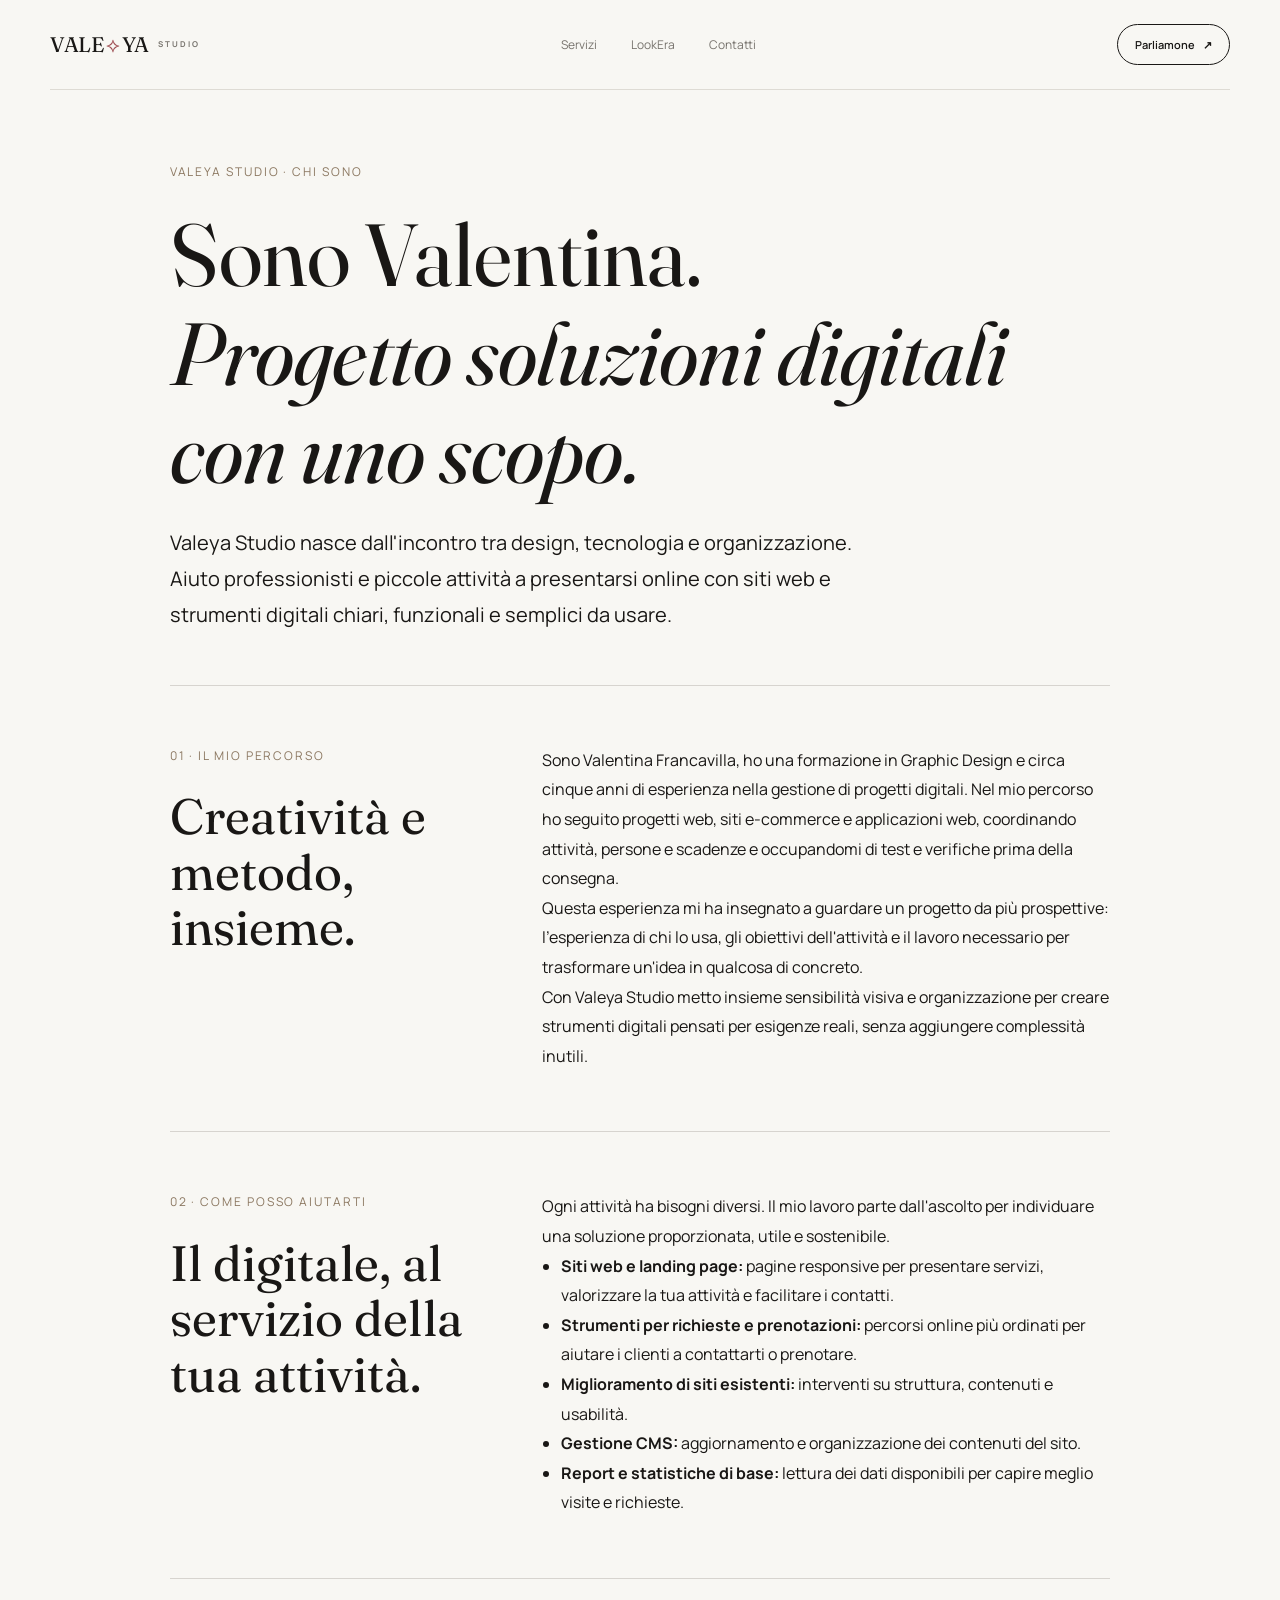
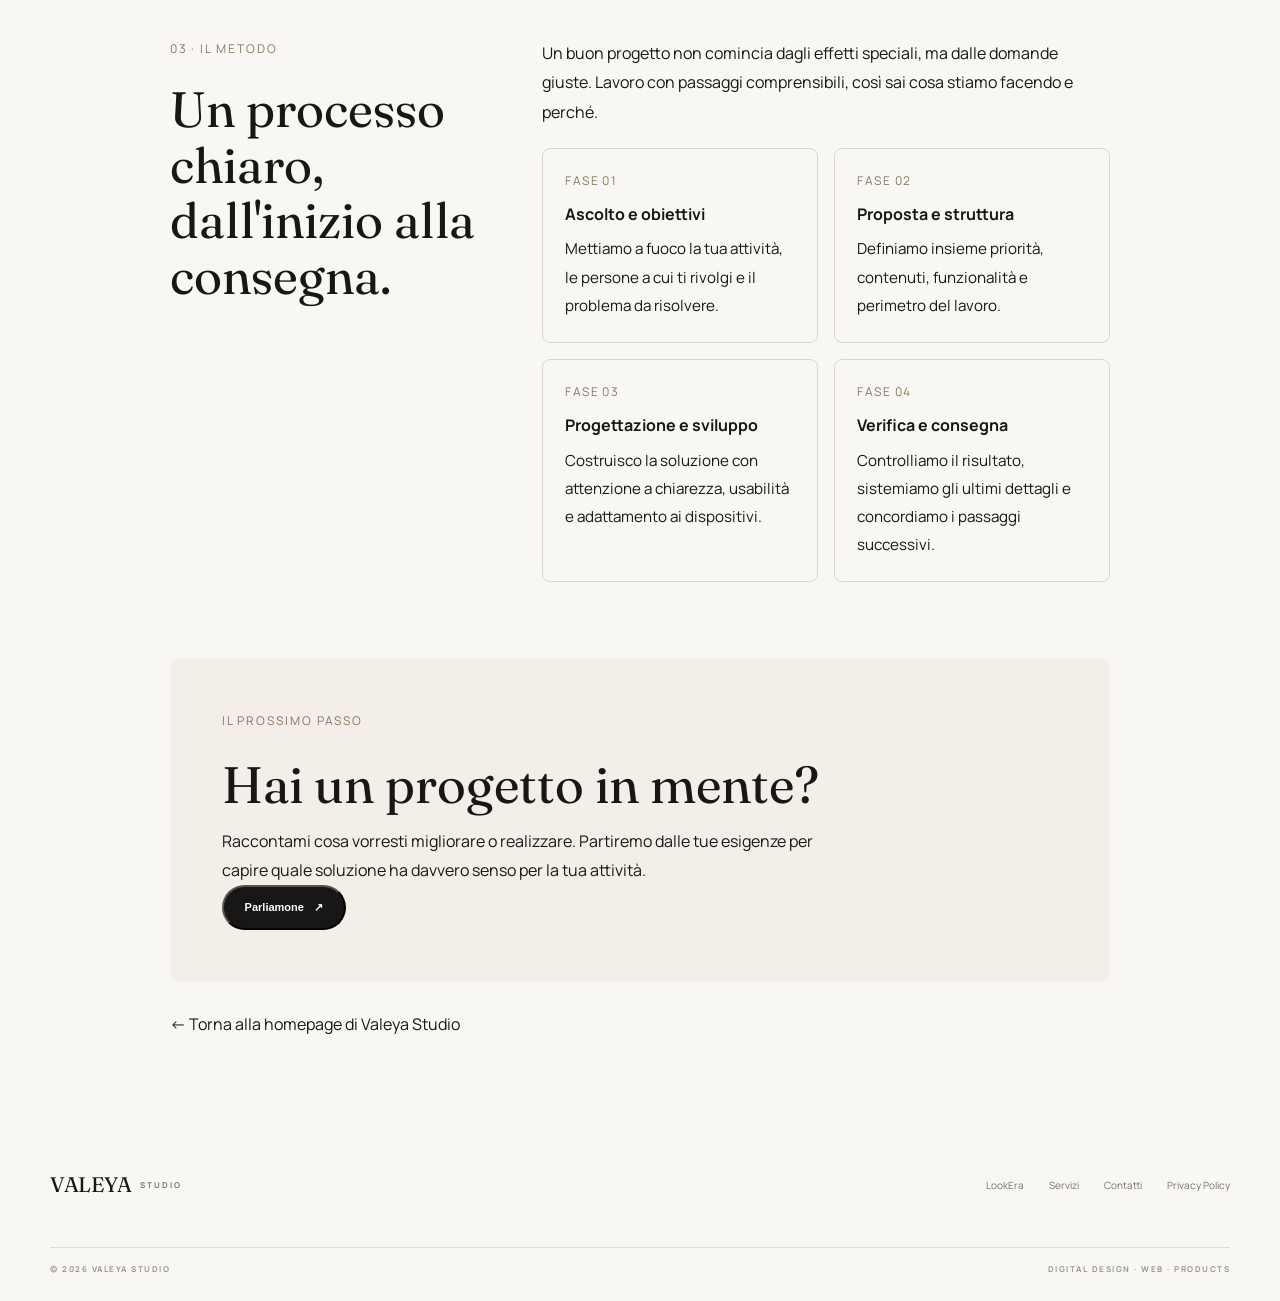
<file: chi-siamo.html>
<!DOCTYPE html>
<html lang="it">
<head>
  <meta charset="UTF-8">
  <meta name="viewport" content="width=device-width, initial-scale=1">
  <title>Chi siamo | Valeya Studio – Valentina Francavilla</title>
  <meta name="description" content="Scopri Valeya Studio: sono Valentina Francavilla, designer con esperienza nella gestione di progetti digitali. Progetto siti web e strumenti digitali semplici, funzionali e curati.">
  <meta name="robots" content="index, follow">
  <link rel="canonical" href="https://valeyastudio.it/chi-siamo.html">
  <meta property="og:type" content="website">
  <meta property="og:locale" content="it_IT">
  <meta property="og:site_name" content="Valeya Studio">
  <meta property="og:title" content="Chi siamo | Valeya Studio">
  <meta property="og:description" content="Design, tecnologia e organizzazione per creare esperienze digitali utili e semplici da usare.">
  <meta property="og:url" content="https://valeyastudio.it/chi-siamo.html">
  <link rel="preconnect" href="https://fonts.googleapis.com">
  <link rel="preconnect" href="https://fonts.gstatic.com" crossorigin>
  <link href="https://fonts.googleapis.com/css2?family=Fraunces:opsz,wght@9..144,400;9..144,500;9..144,600&display=swap" rel="stylesheet">
  <link href="https://fonts.googleapis.com/css2?family=Manrope:wght@400;500;600;700&display=swap" rel="stylesheet">
  <link rel="stylesheet" href="style.css">
  <style>
    .about-page { max-width: 1120px; margin: 0 auto; padding: 72px 7% 96px; }
    .about-eyebrow { font-size: .75rem; letter-spacing: .16em; text-transform: uppercase; color: #8b7760; margin-bottom: 24px; }
    .about-page h1, .about-page h2 { font-family: 'Fraunces', Georgia, serif; font-weight: 400; line-height: 1.12; }
    .about-page h1 { font-size: clamp(2.8rem, 7vw, 5.5rem); max-width: 850px; margin: 0 0 24px; }
    .about-page h1 em, .about-page h2 em { font-weight: 400; }
    .about-lead { max-width: 700px; font-size: clamp(1.05rem, 2vw, 1.25rem); line-height: 1.8; margin-bottom: 52px; }
    .about-rule { height: 1px; background: rgba(80,70,60,.2); margin: 44px 0; }
    .about-section { display: grid; grid-template-columns: minmax(180px, .8fr) minmax(0, 1.4fr); gap: 48px; padding: 16px 0; }
    .about-section h2 { font-size: clamp(2rem, 4vw, 3.1rem); margin: 0; }
    .about-copy p, .about-copy li { line-height: 1.85; }
    .about-copy p:first-child { margin-top: 0; }
    .about-copy ul { padding-left: 1.2rem; }
    .about-steps { display: grid; grid-template-columns: repeat(2, minmax(0, 1fr)); gap: 16px; margin-top: 20px; }
    .about-step { border: 1px solid rgba(80,70,60,.18); padding: 22px; border-radius: 8px; }
    .about-step span { display: block; font-size: .75rem; letter-spacing: .12em; color: #8b7760; margin-bottom: 12px; }
    .about-step h3 { margin: 0 0 8px; font-size: 1rem; }
    .about-step p { margin: 0; font-size: .95rem; }
    .about-cta { margin-top: 60px; padding: clamp(28px, 5vw, 52px); background: #f3eee7; border-radius: 10px; }
    .about-cta h2 { font-size: clamp(2rem, 4vw, 3.3rem); margin: 0 0 14px; }
    .about-cta p { max-width: 600px; line-height: 1.8; }
    .about-back { display: inline-block; margin-top: 30px; text-decoration: none; }
    @media (max-width: 680px) {
      .about-page { padding: 48px 6% 64px; }
      .about-section { grid-template-columns: 1fr; gap: 18px; }
      .about-steps { grid-template-columns: 1fr; }
    }
  </style>
  <script type="application/ld+json">
  {
    "@context": "https://schema.org",
    "@type": "AboutPage",
    "name": "Chi siamo – Valeya Studio",
    "url": "https://valeyastudio.it/chi-siamo.html",
    "description": "Valeya Studio, fondato da Valentina Francavilla, progetta siti web e strumenti digitali per professionisti e piccole attività.",
    "mainEntity": {
      "@type": "ProfessionalService",
      "name": "Valeya Studio",
      "url": "https://valeyastudio.it/",
      "email": "hello@valeyastudio.it",
      "founder": {
        "@type": "Person",
        "name": "Valentina Francavilla",
        "jobTitle": "Digital Project Manager e designer digitale"
      }
    }
  }
  </script>
</head>
<body>
  <header class="navbar">
    <a href="/" class="logo">VALE<span>⟡</span>YA<small>STUDIO</small></a>
    <nav class="nav-links" aria-label="Navigazione principale">
      <a href="/#servizi">Servizi</a>
      <a href="/#progetto">LookEra</a>
      <a href="/#contatti">Contatti</a>
    </nav>
    <a href="/#contatti" class="nav-button">Parliamone <span>↗</span></a>
  </header>

  <main class="about-page">
    <p class="about-eyebrow">Valeya Studio · Chi sono</p>
    <h1>Sono Valentina.<br><em>Progetto soluzioni digitali con uno scopo.</em></h1>
    <p class="about-lead">Valeya Studio nasce dall'incontro tra design, tecnologia e organizzazione. Aiuto professionisti e piccole attività a presentarsi online con siti web e strumenti digitali chiari, funzionali e semplici da usare.</p>

    <div class="about-rule"></div>

    <section class="about-section">
      <div><p class="about-eyebrow">01 · Il mio percorso</p><h2>Creatività e metodo, insieme.</h2></div>
      <div class="about-copy">
        <p>Sono Valentina Francavilla, ho una formazione in Graphic Design e circa cinque anni di esperienza nella gestione di progetti digitali. Nel mio percorso ho seguito progetti web, siti e-commerce e applicazioni web, coordinando attività, persone e scadenze e occupandomi di test e verifiche prima della consegna.</p>
        <p>Questa esperienza mi ha insegnato a guardare un progetto da più prospettive: l'esperienza di chi lo usa, gli obiettivi dell'attività e il lavoro necessario per trasformare un'idea in qualcosa di concreto.</p>
        <p>Con Valeya Studio metto insieme sensibilità visiva e organizzazione per creare strumenti digitali pensati per esigenze reali, senza aggiungere complessità inutili.</p>
      </div>
    </section>

    <div class="about-rule"></div>

    <section class="about-section">
      <div><p class="about-eyebrow">02 · Come posso aiutarti</p><h2>Il digitale, al servizio della tua attività.</h2></div>
      <div class="about-copy">
        <p>Ogni attività ha bisogni diversi. Il mio lavoro parte dall'ascolto per individuare una soluzione proporzionata, utile e sostenibile.</p>
        <ul>
          <li><strong>Siti web e landing page:</strong> pagine responsive per presentare servizi, valorizzare la tua attività e facilitare i contatti.</li>
          <li><strong>Strumenti per richieste e prenotazioni:</strong> percorsi online più ordinati per aiutare i clienti a contattarti o prenotare.</li>
          <li><strong>Miglioramento di siti esistenti:</strong> interventi su struttura, contenuti e usabilità.</li>
          <li><strong>Gestione CMS:</strong> aggiornamento e organizzazione dei contenuti del sito.</li>
          <li><strong>Report e statistiche di base:</strong> lettura dei dati disponibili per capire meglio visite e richieste.</li>
        </ul>
      </div>
    </section>

    <div class="about-rule"></div>

    <section class="about-section">
      <div><p class="about-eyebrow">03 · Il metodo</p><h2>Un processo chiaro, dall'inizio alla consegna.</h2></div>
      <div class="about-copy">
        <p>Un buon progetto non comincia dagli effetti speciali, ma dalle domande giuste. Lavoro con passaggi comprensibili, così sai cosa stiamo facendo e perché.</p>
        <div class="about-steps">
          <article class="about-step"><span>FASE 01</span><h3>Ascolto e obiettivi</h3><p>Mettiamo a fuoco la tua attività, le persone a cui ti rivolgi e il problema da risolvere.</p></article>
          <article class="about-step"><span>FASE 02</span><h3>Proposta e struttura</h3><p>Definiamo insieme priorità, contenuti, funzionalità e perimetro del lavoro.</p></article>
          <article class="about-step"><span>FASE 03</span><h3>Progettazione e sviluppo</h3><p>Costruisco la soluzione con attenzione a chiarezza, usabilità e adattamento ai dispositivi.</p></article>
          <article class="about-step"><span>FASE 04</span><h3>Verifica e consegna</h3><p>Controlliamo il risultato, sistemiamo gli ultimi dettagli e concordiamo i passaggi successivi.</p></article>
        </div>
      </div>
    </section>

    <section class="about-cta">
      <p class="about-eyebrow">Il prossimo passo</p>
      <h2>Hai un progetto in mente?</h2>
      <p>Raccontami cosa vorresti migliorare o realizzare. Partiremo dalle tue esigenze per capire quale soluzione ha davvero senso per la tua attività.</p>
      <button type="button" class="button button-primary" id="openContactForm">Parliamone <span>↗</span></button>
    </section>

    <a class="about-back" href="/">← Torna alla homepage di Valeya Studio</a>
  </main>

  <footer>
    <div class="footer-top">
      <a href="/" class="logo">VALEYA<small>STUDIO</small></a>
      <div class="footer-links">
        <a href="/#progetto">LookEra</a>
        <a href="/#servizi">Servizi</a>
        <a href="/#contatti">Contatti</a>
        <a href="/privacy.html">Privacy Policy</a>
      </div>
    </div>
    <div class="footer-bottom">
      <span>© 2026 VALEYA STUDIO</span>
      <span>DIGITAL DESIGN · WEB · PRODUCTS</span>
    </div>
  </footer>

  <!-- CONTACT FORM MODAL -->
  <div class="contact-modal" id="contactModal" aria-hidden="true">
    <div class="contact-modal-backdrop" data-close-contact></div>
    <section class="contact-modal-panel" role="dialog" aria-modal="true" aria-labelledby="contactModalTitle">
      <button type="button" class="contact-modal-close" aria-label="Chiudi" data-close-contact>&times;</button>
      <p class="small-label">PARLIAMONE</p>
      <h2 id="contactModalTitle">Come posso aiutarti?</h2>
      <p class="contact-modal-intro">Raccontami cosa ti serve: ti ricontatterò per capire insieme la soluzione più adatta.</p>
      <form id="contactForm" action="https://valeya-contact-api.vercel.app/api/contact" method="POST">
        <input type="text" name="_honey" tabindex="-1" autocomplete="off" style="display:none" aria-hidden="true">
        <label for="contactName">Nome *</label>
        <input id="contactName" name="nome" autocomplete="name" required>
        <label for="businessName">Nome della tua attività <span>(facoltativo)</span></label>
        <input id="businessName" name="attivita" autocomplete="organization">
        <label for="contactEmail">La tua email *</label>
        <input id="contactEmail" name="email" type="email" autocomplete="email" placeholder="nome@esempio.it" required>
        <label for="contactWhatsapp">WhatsApp <span>(facoltativo)</span></label>
        <input id="contactWhatsapp" name="whatsapp" type="tel" autocomplete="tel" placeholder="Il tuo numero, se preferisci">
        <label for="contactNeed">Di cosa hai bisogno? *</label>
        <select id="contactNeed" name="richiesta" required>
          <option value="">Scegli un'opzione</option>
          <option>Sito web o landing page</option>
          <option>Prenotazioni o richieste online</option>
          <option>Migliorare o sistemare il mio sito</option>
          <option>Altro / devo ancora capire</option>
        </select>
        <label for="contactMessage">Raccontami qualcosa in più <span>(facoltativo)</span></label>
        <textarea id="contactMessage" name="messaggio" rows="3" placeholder="Descrivi brevemente la tua esigenza..."></textarea>
        <label class="privacy-consent" for="privacyConsent">
          <input id="privacyConsent" name="privacy" type="checkbox" required>
          <span>Ho letto l' <a href="privacy.html" target="_blank" rel="noopener">informativa sulla privacy</a>. *</span>
        </label>
        
        <button class="button button-primary contact-submit" type="submit">Invia la richiesta <span>↗</span></button>
        <p class="contact-form-note">Riceverai una conferma via email con il riepilogo della richiesta.</p>
        <p id="contactFormStatus" class="contact-form-note" role="status" aria-live="polite"></p>
      </form>
    </section>
  </div>

  <script>
    (function () {
      const modal = document.getElementById('contactModal');
      const openButton = document.getElementById('openContactForm');
      const form = document.getElementById('contactForm');
      const closeButtons = modal.querySelectorAll('[data-close-contact]');
      function openModal() {
        modal.classList.add('is-open');
        modal.setAttribute('aria-hidden', 'false');
        document.body.classList.add('modal-open');
        document.getElementById('contactName').focus();
      }
      function closeModal() {
        modal.classList.remove('is-open');
        modal.setAttribute('aria-hidden', 'true');
        document.body.classList.remove('modal-open');
        document.getElementById('openContactForm').focus();
      }
      openButton.addEventListener('click', openModal);
      closeButtons.forEach(function (button) { button.addEventListener('click', closeModal); });
      document.addEventListener('keydown', function (event) {
        if (event.key === 'Escape' && modal.classList.contains('is-open')) closeModal();
      });

      form.addEventListener('submit', async function (event) {
        event.preventDefault();
        const submitButton = form.querySelector('button[type="submit"]');
        const status = document.getElementById('contactFormStatus');
        const originalButtonText = submitButton.innerHTML;
        submitButton.disabled = true;
        submitButton.textContent = 'Invio in corso…';
        status.textContent = '';
        status.classList.remove('is-error', 'is-success');
        try {
          const response = await fetch('https://valeya-contact-api.vercel.app/api/contact', {
            method: 'POST',
            headers: { 'Content-Type': 'application/json', 'Accept': 'application/json' },
            body: JSON.stringify(Object.fromEntries(new FormData(form).entries()))
          });
          const responseText = await response.text();
          let result;
          try {
            result = JSON.parse(responseText);
          } catch {
            if (responseText.trim().startsWith('<')) {
              throw new Error('Il servizio di invio non è raggiungibile (risposta HTML invece di JSON). Verifica che l’endpoint /api/contact sia stato pubblicato su Vercel e riprova.');
            }
            throw new Error('Risposta del server non valida. Riprova tra poco.');
          }
          if (!response.ok || !result.ok) throw new Error(result.message || 'Invio non riuscito.');
          form.innerHTML = '<div class="contact-success" role="status"><p class="small-label">RICHIESTA INVIATA</p><h3>Grazie, la tua richiesta è stata ricevuta!</h3><p>Ti risponderemo appena possibile. Ti abbiamo inviato una email con il riepilogo dei dati inseriti.</p><button type="button" class="button button-primary" id="closeContactSuccess">Chiudi</button></div>';
          document.getElementById('closeContactSuccess').addEventListener('click', closeModal);
        } catch (error) {
          status.textContent = error.message || 'Non siamo riusciti a inviare la richiesta. Riprova tra poco.';
          status.classList.add('is-error');
          submitButton.disabled = false;
          submitButton.innerHTML = originalButtonText;
        }
      });

    })();
  </script>
</body>
</html>
</file>
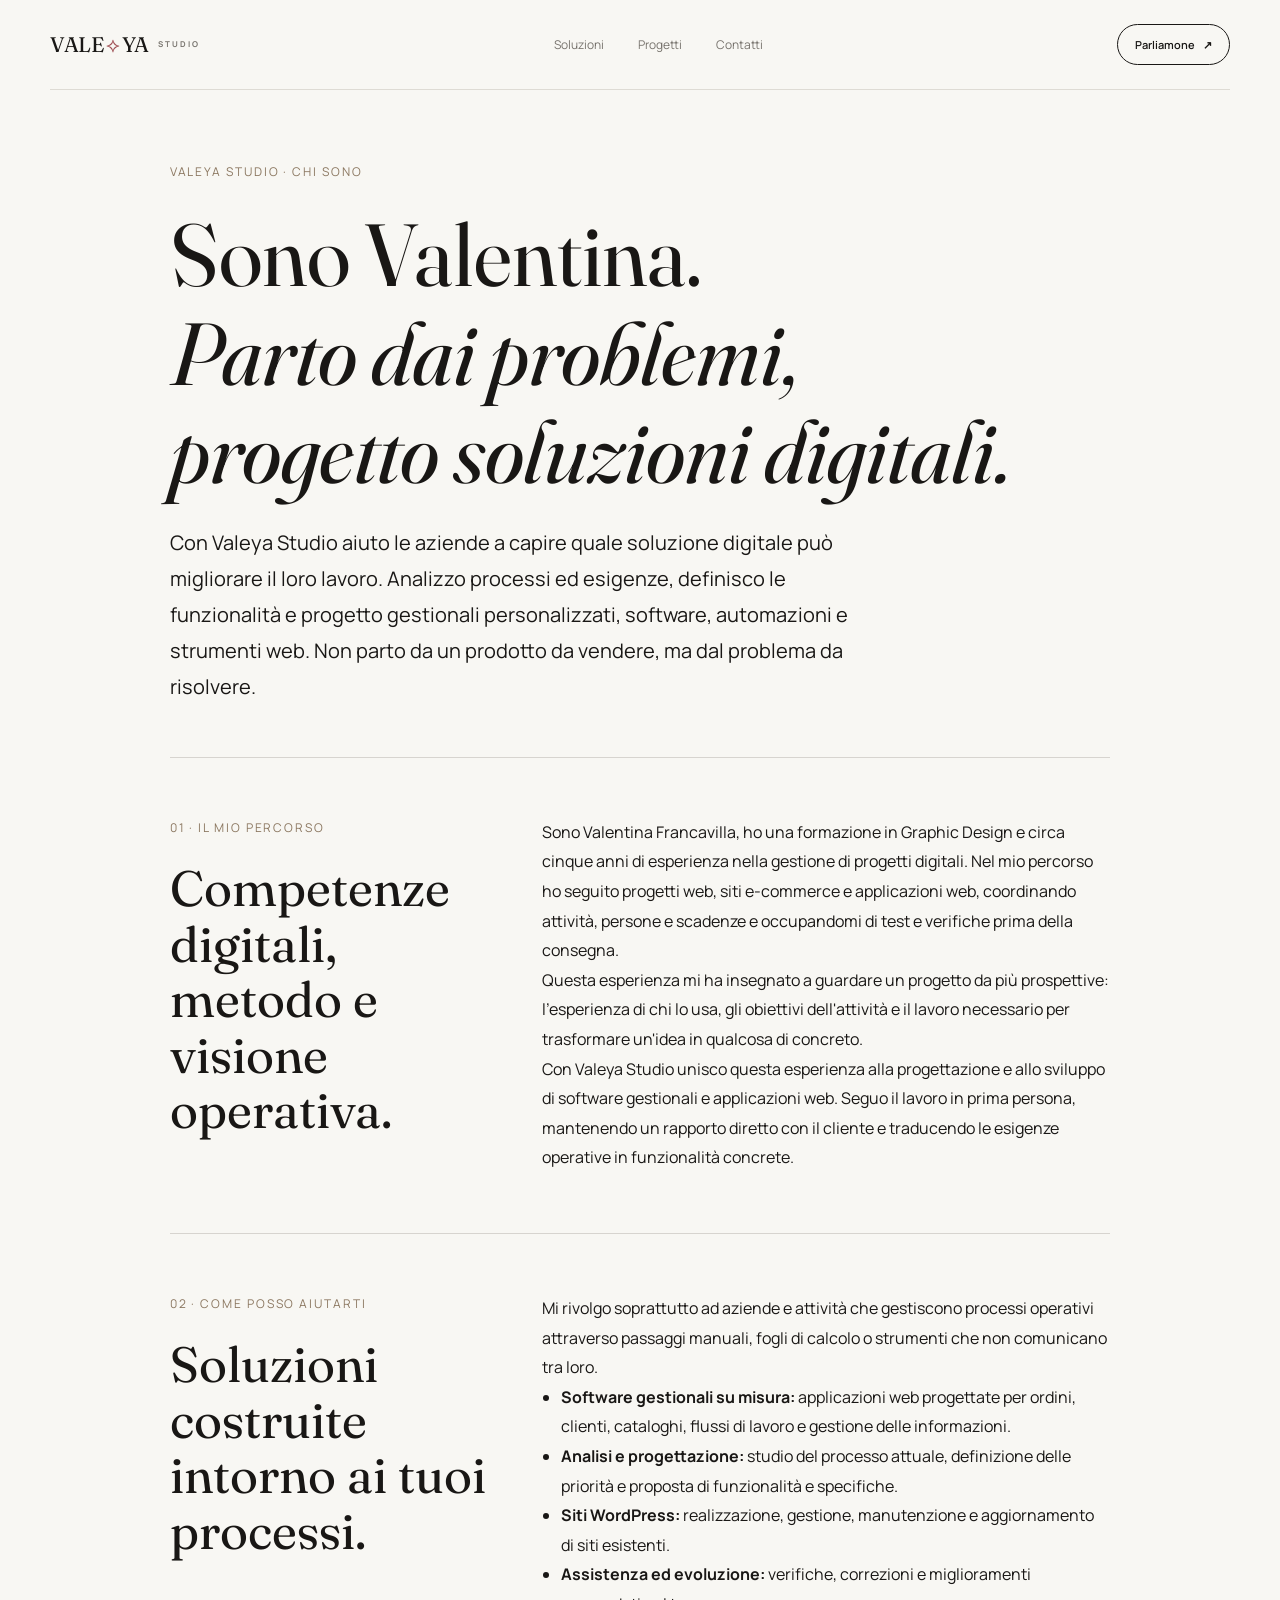
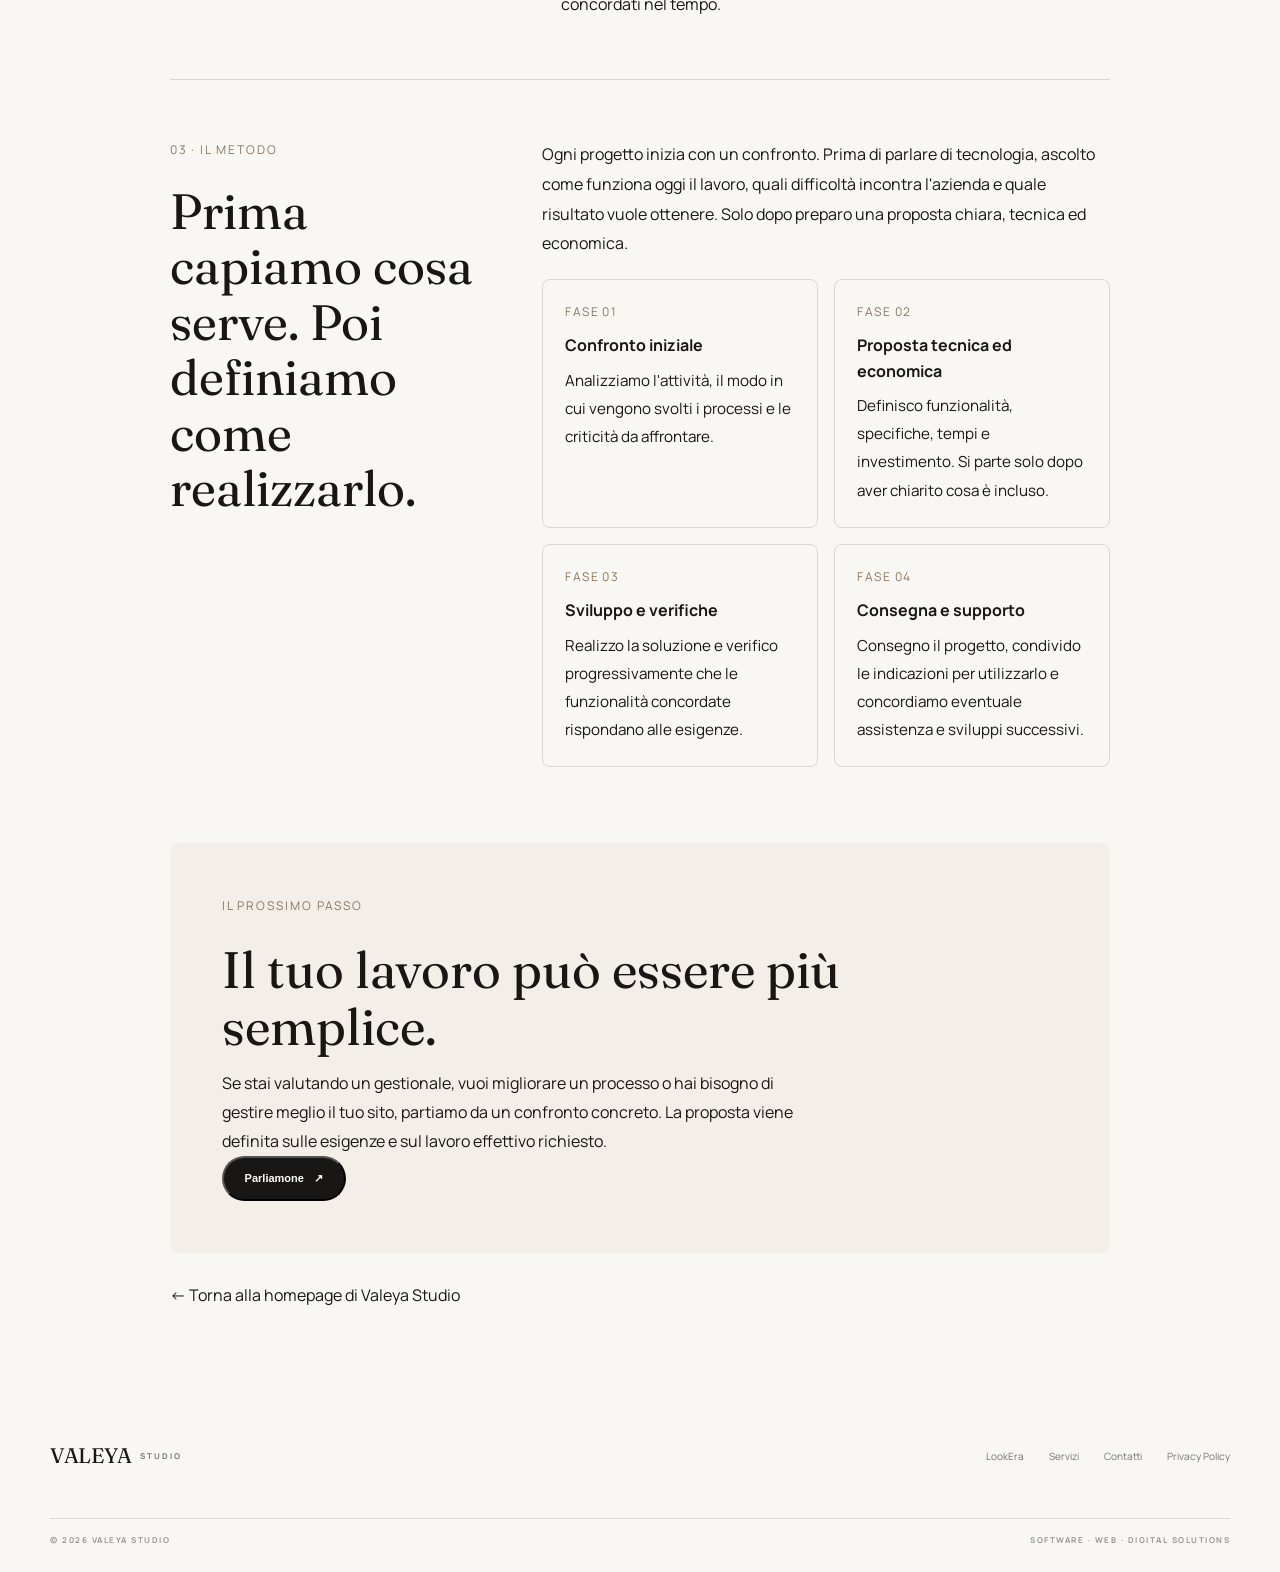
<file: chi-sono.html>
<!DOCTYPE html>
<html lang="it">
<head>
  <meta charset="UTF-8">
  <meta name="viewport" content="width=device-width, initial-scale=1">
  <title>Chi sono | Valentina Francavilla, Digital Solutions Consultant</title>
  <meta name="description" content="Sono Valentina, founder di Valeya Studio. Analizzo problemi operativi e progetto gestionali personalizzati, software e soluzioni digitali per aziende.">
  <meta name="robots" content="index, follow">
  <link rel="canonical" href="https://valeyastudio.it/chi-sono.html">
  <meta property="og:type" content="website">
  <meta property="og:locale" content="it_IT">
  <meta property="og:site_name" content="Valeya Studio">
  <meta property="og:title" content="Valentina Francavilla | Digital Solutions Consultant">
  <meta property="og:description" content="Con Valeya Studio aiuto le aziende a individuare e realizzare soluzioni digitali partendo dai problemi operativi.">
  <meta property="og:url" content="https://valeyastudio.it/chi-sono.html">
  <link rel="preconnect" href="https://fonts.googleapis.com">
  <link rel="preconnect" href="https://fonts.gstatic.com" crossorigin>
  <link href="https://fonts.googleapis.com/css2?family=Fraunces:opsz,wght@9..144,400;9..144,500;9..144,600&display=swap" rel="stylesheet">
  <link href="https://fonts.googleapis.com/css2?family=Manrope:wght@400;500;600;700&display=swap" rel="stylesheet">
  <link rel="stylesheet" href="style.css">
  <style>
    .about-page { max-width: 1120px; margin: 0 auto; padding: 72px 7% 96px; }
    .about-eyebrow { font-size: .75rem; letter-spacing: .16em; text-transform: uppercase; color: #8b7760; margin-bottom: 24px; }
    .about-page h1, .about-page h2 { font-family: 'Fraunces', Georgia, serif; font-weight: 400; line-height: 1.12; }
    .about-page h1 { font-size: clamp(2.8rem, 7vw, 5.5rem); max-width: 850px; margin: 0 0 24px; }
    .about-page h1 em, .about-page h2 em { font-weight: 400; }
    .about-lead { max-width: 700px; font-size: clamp(1.05rem, 2vw, 1.25rem); line-height: 1.8; margin-bottom: 52px; }
    .about-rule { height: 1px; background: rgba(80,70,60,.2); margin: 44px 0; }
    .about-section { display: grid; grid-template-columns: minmax(180px, .8fr) minmax(0, 1.4fr); gap: 48px; padding: 16px 0; }
    .about-section h2 { font-size: clamp(2rem, 4vw, 3.1rem); margin: 0; }
    .about-copy p, .about-copy li { line-height: 1.85; }
    .about-copy p:first-child { margin-top: 0; }
    .about-copy ul { padding-left: 1.2rem; }
    .about-steps { display: grid; grid-template-columns: repeat(2, minmax(0, 1fr)); gap: 16px; margin-top: 20px; }
    .about-step { border: 1px solid rgba(80,70,60,.18); padding: 22px; border-radius: 8px; }
    .about-step span { display: block; font-size: .75rem; letter-spacing: .12em; color: #8b7760; margin-bottom: 12px; }
    .about-step h3 { margin: 0 0 8px; font-size: 1rem; }
    .about-step p { margin: 0; font-size: .95rem; }
    .about-cta { margin-top: 60px; padding: clamp(28px, 5vw, 52px); background: #f3eee7; border-radius: 10px; }
    .about-cta h2 { font-size: clamp(2rem, 4vw, 3.3rem); margin: 0 0 14px; }
    .about-cta p { max-width: 600px; line-height: 1.8; }
    .about-back { display: inline-block; margin-top: 30px; text-decoration: none; }
    @media (max-width: 680px) {
      .about-page { padding: 48px 6% 64px; }
      .about-section { grid-template-columns: 1fr; gap: 18px; }
      .about-steps { grid-template-columns: 1fr; }
    }
  </style>
  <script type="application/ld+json">
  {
    "@context": "https://schema.org",
    "@type": "AboutPage",
    "name": "Chi sono – Valeya Studio",
    "url": "https://valeyastudio.it/chi-sono.html",
    "description": "Valeya Studio, fondato da Valentina Francavilla, analizza i processi aziendali e realizza gestionali personalizzati, software e soluzioni digitali.",
    "mainEntity": {
      "@type": "ProfessionalService",
      "name": "Valeya Studio",
      "url": "https://valeyastudio.it/",
      "email": "hello@valeyastudio.it",
      "founder": {
        "@type": "Person",
        "name": "Valentina Francavilla",
        "jobTitle": "Digital Solutions Consultant"
      }
    }
  }
  </script>
</head>
<body>
  <header class="navbar">
    <a href="/" class="logo">VALE<span>⟡</span>YA<small>STUDIO</small></a>
    <nav class="nav-links" aria-label="Navigazione principale">
      <a href="/#servizi">Soluzioni</a>
      <a href="/#progetti">Progetti</a>
      <a href="/#contatti">Contatti</a>
    </nav>
    <a href="/#contatti" class="nav-button">Parliamone <span>↗</span></a>
  </header>

  <main class="about-page">
    <p class="about-eyebrow">Valeya Studio · Chi sono</p>
    <h1>Sono Valentina.<br><em>Parto dai problemi, progetto soluzioni digitali.</em></h1>
    <p class="about-lead">Con Valeya Studio aiuto le aziende a capire quale soluzione digitale può migliorare il loro lavoro. Analizzo processi ed esigenze, definisco le funzionalità e progetto gestionali personalizzati, software, automazioni e strumenti web. Non parto da un prodotto da vendere, ma dal problema da risolvere.</p>

    <div class="about-rule"></div>

    <section class="about-section">
      <div><p class="about-eyebrow">01 · Il mio percorso</p><h2>Competenze digitali, metodo e visione operativa.</h2></div>
      <div class="about-copy">
        <p>Sono Valentina Francavilla, ho una formazione in Graphic Design e circa cinque anni di esperienza nella gestione di progetti digitali. Nel mio percorso ho seguito progetti web, siti e-commerce e applicazioni web, coordinando attività, persone e scadenze e occupandomi di test e verifiche prima della consegna.</p>
        <p>Questa esperienza mi ha insegnato a guardare un progetto da più prospettive: l'esperienza di chi lo usa, gli obiettivi dell'attività e il lavoro necessario per trasformare un'idea in qualcosa di concreto.</p>
        <p>Con Valeya Studio unisco questa esperienza alla progettazione e allo sviluppo di software gestionali e applicazioni web. Seguo il lavoro in prima persona, mantenendo un rapporto diretto con il cliente e traducendo le esigenze operative in funzionalità concrete.</p>
      </div>
    </section>

    <div class="about-rule"></div>

    <section class="about-section">
      <div><p class="about-eyebrow">02 · Come posso aiutarti</p><h2>Soluzioni costruite intorno ai tuoi processi.</h2></div>
      <div class="about-copy">
        <p>Mi rivolgo soprattutto ad aziende e attività che gestiscono processi operativi attraverso passaggi manuali, fogli di calcolo o strumenti che non comunicano tra loro.</p>
        <ul>
          <li><strong>Software gestionali su misura:</strong> applicazioni web progettate per ordini, clienti, cataloghi, flussi di lavoro e gestione delle informazioni.</li>
          <li><strong>Analisi e progettazione:</strong> studio del processo attuale, definizione delle priorità e proposta di funzionalità e specifiche.</li>
          <li><strong>Siti WordPress:</strong> realizzazione, gestione, manutenzione e aggiornamento di siti esistenti.</li>
          <li><strong>Assistenza ed evoluzione:</strong> verifiche, correzioni e miglioramenti concordati nel tempo.</li>
        </ul>
      </div>
    </section>

    <div class="about-rule"></div>

    <section class="about-section">
      <div><p class="about-eyebrow">03 · Il metodo</p><h2>Prima capiamo cosa serve. Poi definiamo come realizzarlo.</h2></div>
      <div class="about-copy">
        <p>Ogni progetto inizia con un confronto. Prima di parlare di tecnologia, ascolto come funziona oggi il lavoro, quali difficoltà incontra l'azienda e quale risultato vuole ottenere. Solo dopo preparo una proposta chiara, tecnica ed economica.</p>
        <div class="about-steps">
          <article class="about-step"><span>FASE 01</span><h3>Confronto iniziale</h3><p>Analizziamo l'attività, il modo in cui vengono svolti i processi e le criticità da affrontare.</p></article>
          <article class="about-step"><span>FASE 02</span><h3>Proposta tecnica ed economica</h3><p>Definisco funzionalità, specifiche, tempi e investimento. Si parte solo dopo aver chiarito cosa è incluso.</p></article>
          <article class="about-step"><span>FASE 03</span><h3>Sviluppo e verifiche</h3><p>Realizzo la soluzione e verifico progressivamente che le funzionalità concordate rispondano alle esigenze.</p></article>
          <article class="about-step"><span>FASE 04</span><h3>Consegna e supporto</h3><p>Consegno il progetto, condivido le indicazioni per utilizzarlo e concordiamo eventuale assistenza e sviluppi successivi.</p></article>
        </div>
      </div>
    </section>

    <section class="about-cta">
      <p class="about-eyebrow">Il prossimo passo</p>
      <h2>Il tuo lavoro può essere più semplice.</h2>
      <p>Se stai valutando un gestionale, vuoi migliorare un processo o hai bisogno di gestire meglio il tuo sito, partiamo da un confronto concreto. La proposta viene definita sulle esigenze e sul lavoro effettivo richiesto.</p>
      <button type="button" class="button button-primary" id="openContactForm">Parliamone <span>↗</span></button>
    </section>

    <a class="about-back" href="/">← Torna alla homepage di Valeya Studio</a>
  </main>

  <footer>
    <div class="footer-top">
      <a href="/" class="logo">VALEYA<small>STUDIO</small></a>
      <div class="footer-links">
        <a href="/#progetto">LookEra</a>
        <a href="/#servizi">Servizi</a>
        <a href="/#contatti">Contatti</a>
        <a href="/privacy.html">Privacy Policy</a>
      </div>
    </div>
    <div class="footer-bottom">
      <span>© 2026 VALEYA STUDIO</span>
      <span>SOFTWARE · WEB · DIGITAL SOLUTIONS</span>
    </div>
  </footer>

  <!-- CONTACT FORM MODAL -->
  <div class="contact-modal" id="contactModal" aria-hidden="true">
    <div class="contact-modal-backdrop" data-close-contact></div>
    <section class="contact-modal-panel" role="dialog" aria-modal="true" aria-labelledby="contactModalTitle">
      <button type="button" class="contact-modal-close" aria-label="Chiudi" data-close-contact>&times;</button>
      <p class="small-label">PARLIAMONE</p>
      <h2 id="contactModalTitle">Come posso aiutarti?</h2>
      <p class="contact-modal-intro">Raccontami cosa ti serve: ti ricontatterò per capire insieme la soluzione più adatta.</p>
      <form id="contactForm" action="https://valeya-contact-api.vercel.app/api/contact" method="POST">
        <input type="text" name="_honey" tabindex="-1" autocomplete="off" style="display:none" aria-hidden="true">
        <label for="contactName">Nome *</label>
        <input id="contactName" name="nome" autocomplete="name" required>
        <label for="businessName">Nome della tua attività <span>(facoltativo)</span></label>
        <input id="businessName" name="attivita" autocomplete="organization">
        <label for="contactEmail">La tua email *</label>
        <input id="contactEmail" name="email" type="email" autocomplete="email" placeholder="nome@esempio.it" required>
        <label for="contactWhatsapp">WhatsApp <span>(facoltativo)</span></label>
        <input id="contactWhatsapp" name="whatsapp" type="tel" autocomplete="tel" placeholder="Il tuo numero, se preferisci">
        <label for="contactNeed">Di cosa hai bisogno? *</label>
        <select id="contactNeed" name="richiesta" required>
          <option value="">Scegli un'opzione</option>
          <option>Software gestionale personalizzato</option>
          <option>Software o automazione aziendale</option>
          <option>Sito WordPress: realizzazione o gestione</option>
          <option>Analisi di un processo / non so ancora quale soluzione</option>
        </select>
        <label for="contactMessage">Raccontami qualcosa in più <span>(facoltativo)</span></label>
        <textarea id="contactMessage" name="messaggio" rows="3" placeholder="Descrivi brevemente la tua esigenza..."></textarea>
        <label class="privacy-consent" for="privacyConsent">
          <input id="privacyConsent" name="privacy" type="checkbox" required>
          <span>Ho letto l' <a href="privacy.html" target="_blank" rel="noopener">informativa sulla privacy</a>. *</span>
        </label>
        
        <button class="button button-primary contact-submit" type="submit">Invia la richiesta <span>↗</span></button>
        <p class="contact-form-note">Riceverai una conferma via email con il riepilogo della richiesta.</p>
        <p id="contactFormStatus" class="contact-form-note" role="status" aria-live="polite"></p>
      </form>
    </section>
  </div>

  <script>
    (function () {
      const modal = document.getElementById('contactModal');
      const openButton = document.getElementById('openContactForm');
      const form = document.getElementById('contactForm');
      const closeButtons = modal.querySelectorAll('[data-close-contact]');
      function openModal() {
        modal.classList.add('is-open');
        modal.setAttribute('aria-hidden', 'false');
        document.body.classList.add('modal-open');
        document.getElementById('contactName').focus();
      }
      function closeModal() {
        modal.classList.remove('is-open');
        modal.setAttribute('aria-hidden', 'true');
        document.body.classList.remove('modal-open');
        document.getElementById('openContactForm').focus();
      }
      openButton.addEventListener('click', openModal);
      closeButtons.forEach(function (button) { button.addEventListener('click', closeModal); });
      document.addEventListener('keydown', function (event) {
        if (event.key === 'Escape' && modal.classList.contains('is-open')) closeModal();
      });

      form.addEventListener('submit', async function (event) {
        event.preventDefault();
        const submitButton = form.querySelector('button[type="submit"]');
        const status = document.getElementById('contactFormStatus');
        const originalButtonText = submitButton.innerHTML;
        submitButton.disabled = true;
        submitButton.textContent = 'Invio in corso…';
        status.textContent = '';
        status.classList.remove('is-error', 'is-success');
        try {
          const response = await fetch('https://valeya-contact-api.vercel.app/api/contact', {
            method: 'POST',
            headers: { 'Content-Type': 'application/json', 'Accept': 'application/json' },
            body: JSON.stringify(Object.fromEntries(new FormData(form).entries()))
          });
          const responseText = await response.text();
          let result;
          try {
            result = JSON.parse(responseText);
          } catch {
            if (responseText.trim().startsWith('<')) {
              throw new Error('Il servizio di invio non è raggiungibile (risposta HTML invece di JSON). Verifica che l’endpoint /api/contact sia stato pubblicato su Vercel e riprova.');
            }
            throw new Error('Risposta del server non valida. Riprova tra poco.');
          }
          if (!response.ok || !result.ok) throw new Error(result.message || 'Invio non riuscito.');
          form.innerHTML = '<div class="contact-success" role="status"><p class="small-label">RICHIESTA INVIATA</p><h3>Grazie, la tua richiesta è stata ricevuta!</h3><p>Ti risponderemo appena possibile. Ti abbiamo inviato una email con il riepilogo dei dati inseriti.</p><button type="button" class="button button-primary" id="closeContactSuccess">Chiudi</button></div>';
          document.getElementById('closeContactSuccess').addEventListener('click', closeModal);
        } catch (error) {
          status.textContent = error.message || 'Non siamo riusciti a inviare la richiesta. Riprova tra poco.';
          status.classList.add('is-error');
          submitButton.disabled = false;
          submitButton.innerHTML = originalButtonText;
        }
      });

    })();
  </script>
</body>
</html>
</file>
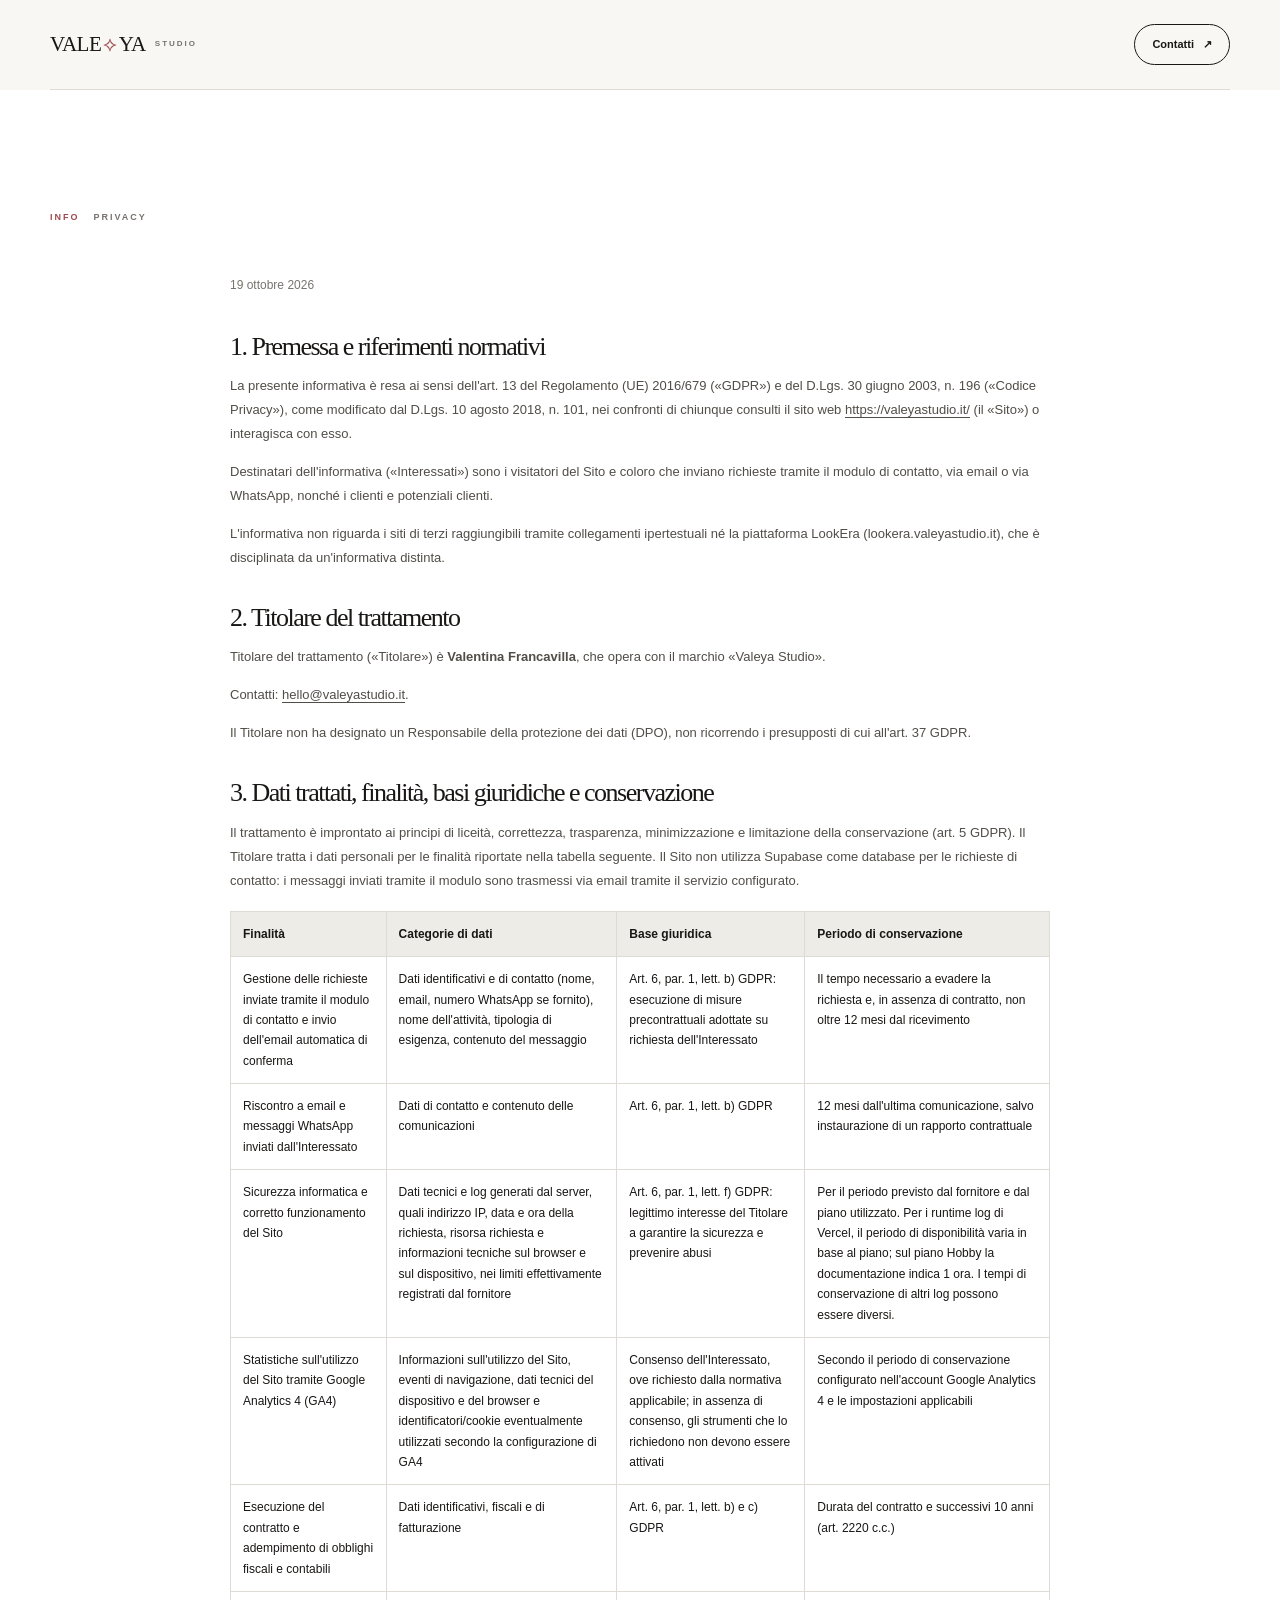
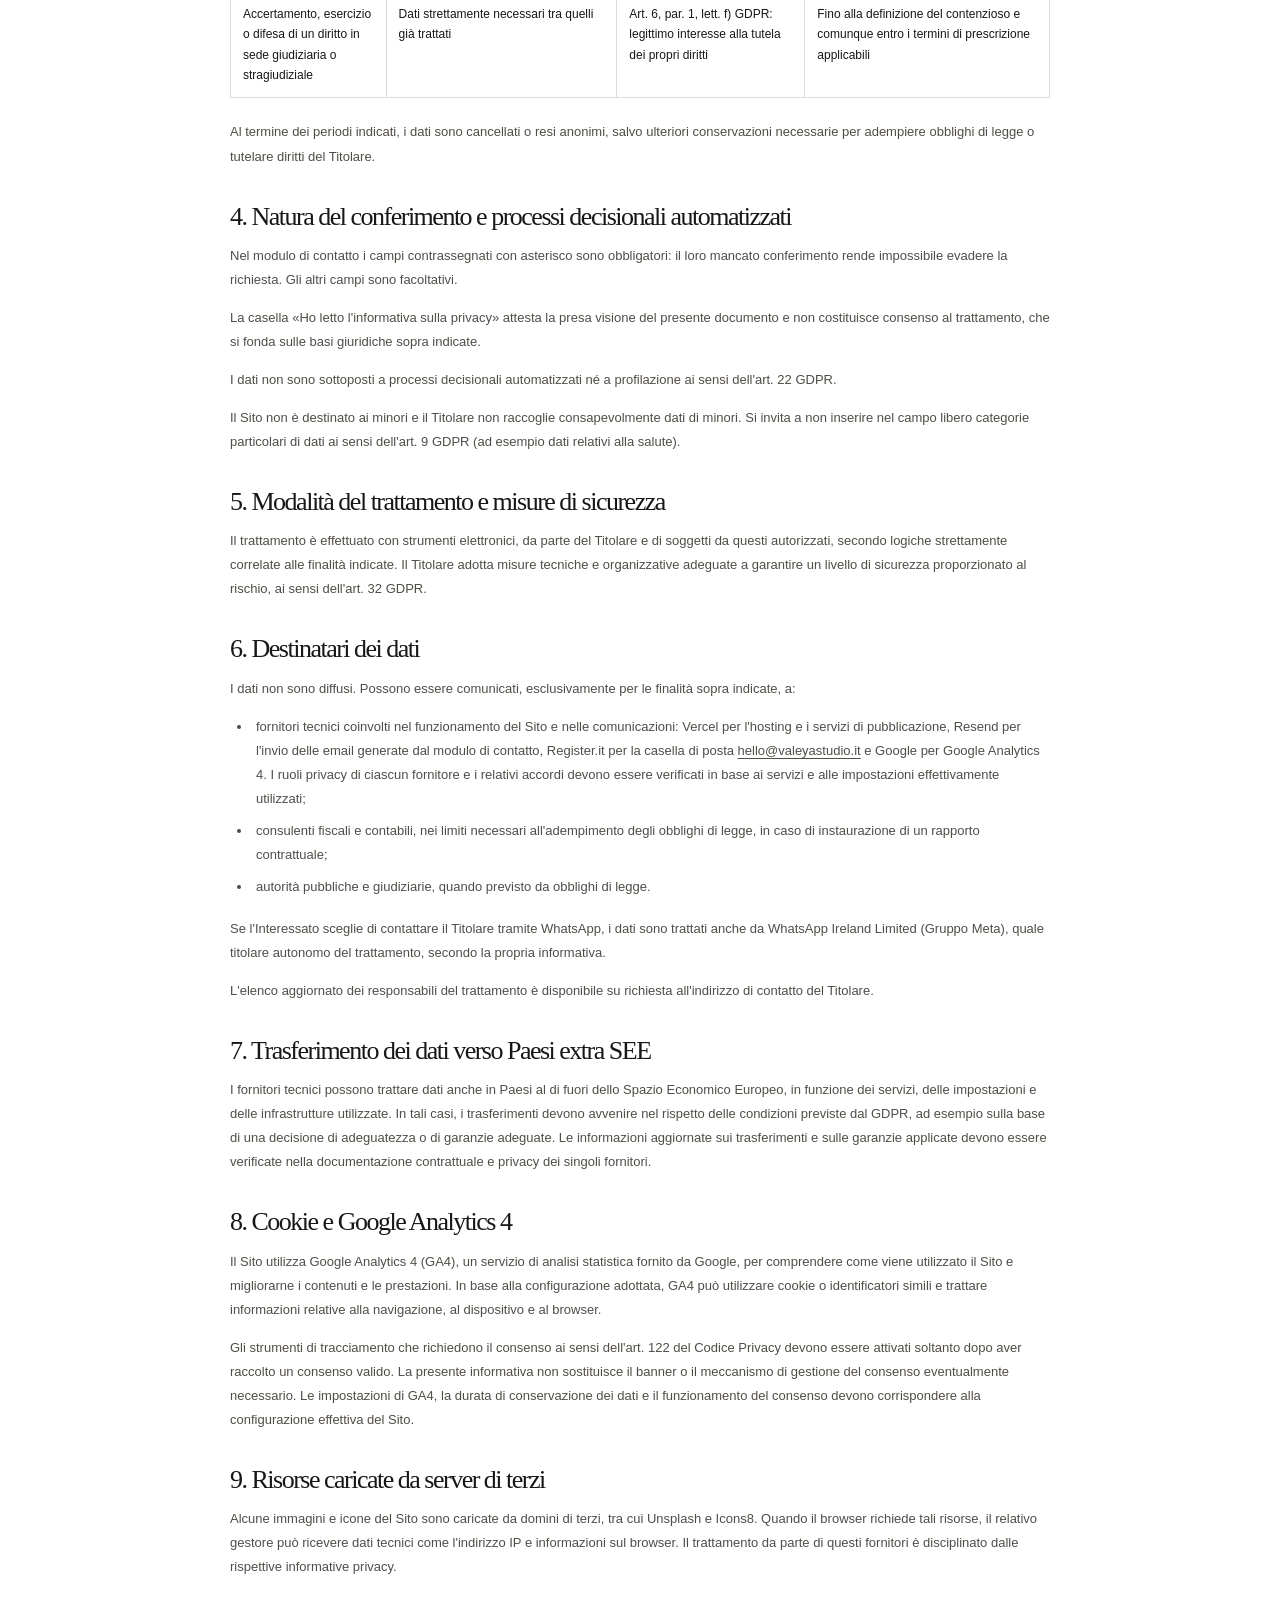
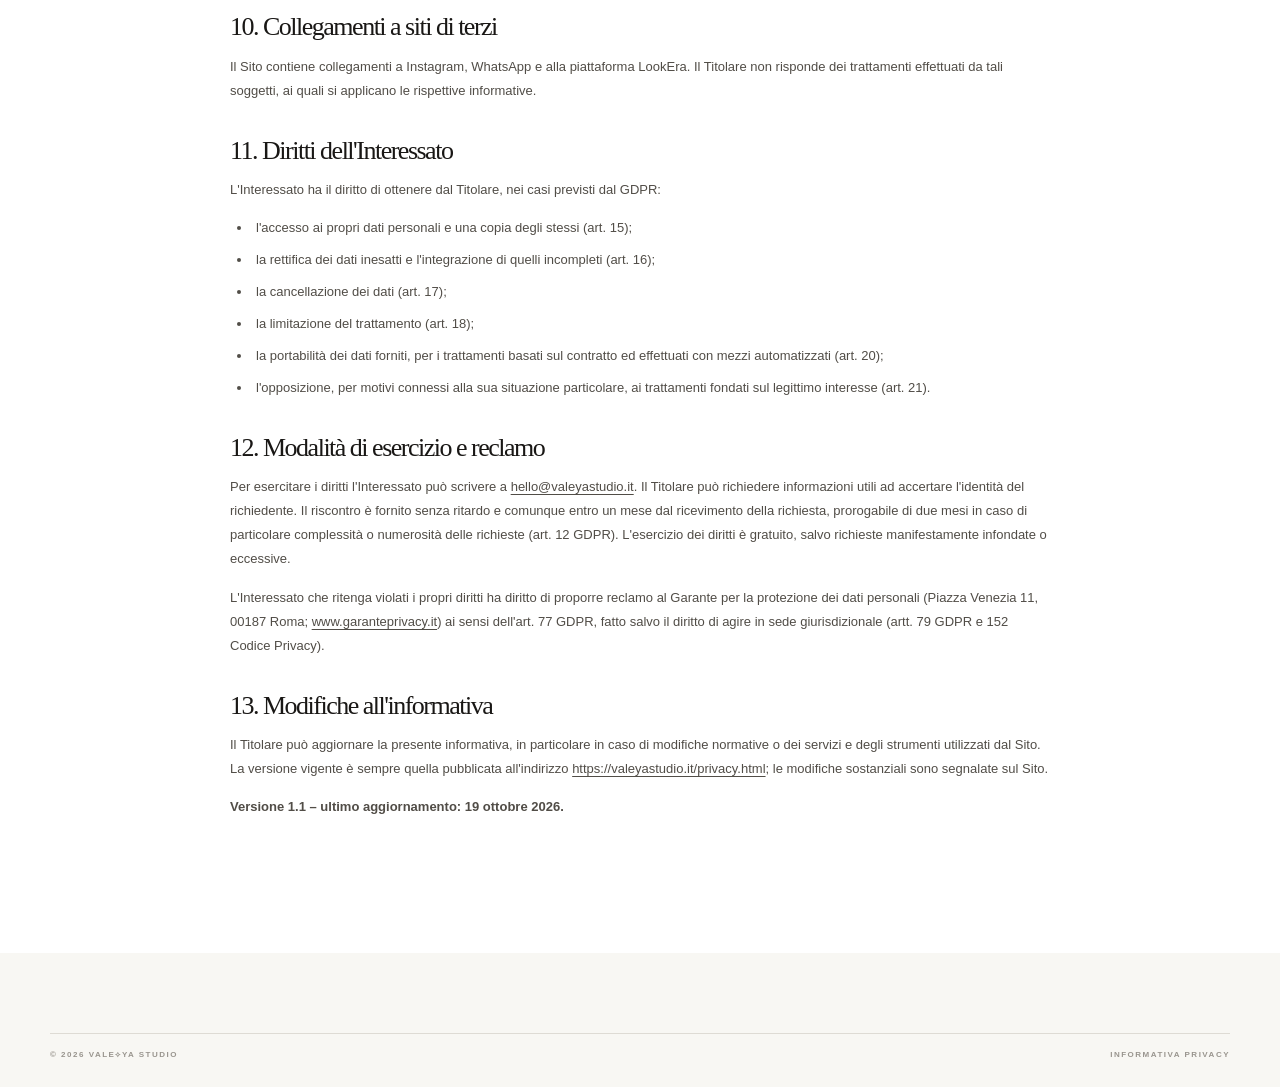
<file: privacy.html>
<!DOCTYPE html>
<html lang="it">
<head>
  <meta charset="UTF-8">
  <meta name="viewport" content="width=device-width, initial-scale=1.0">
  <title>Informativa sulla privacy · Valeya Studio</title>
  <meta name="description" content="Informativa sul trattamento dei dati personali da parte di Valeya Studio.">
  <link rel="stylesheet" href="style.css">
  <style>
    .privacy-document { max-width: 820px; margin: 50px auto 0; }
    .privacy-document .privacy-meta { margin: 12px 0 34px; color: var(--gray); font-size: 12px; }
    .privacy-document h1 { font-family: var(--serif); font-size: clamp(38px, 6vw, 62px); line-height: 1.05; font-weight: 500; letter-spacing: -1.5px; }
    .privacy-document h1 { margin: 32px 0 12px; font-family: var(--serif); font-size: 26px; font-weight: 500; line-height: 1.2; }
    .privacy-document p, .privacy-document li { font-size: 13px; line-height: 1.85; color: #514d47; }
    .privacy-document p { margin: 0 0 14px; }
    .privacy-document ul { margin: 0 0 18px 22px; }
    .privacy-document li { margin-bottom: 8px; padding-left: 4px; }
    .privacy-document a { text-decoration: underline; text-underline-offset: 3px; }
    .privacy-table-wrap { overflow-x: auto; margin: 18px 0 22px; }
    .privacy-document table { width: 100%; border-collapse: collapse; font-size: 12px; }
    .privacy-document th, .privacy-document td { border: 1px solid var(--line); padding: 12px; text-align: left; vertical-align: top; line-height: 1.7; }
    .privacy-document th { background: var(--soft); font-weight: 700; }
    .privacy-warning { padding: 16px; margin: 22px 0; background: var(--soft); border-left: 3px solid var(--accent); }
    .privacy-warning p { margin: 0; }
    @media (max-width: 600px) { .privacy-document h1 { font-size: 23px; } .privacy-document th, .privacy-document td { min-width: 180px; } }
  </style>
</head>
<body>
  <header class="navbar">
    <a href="index.html" class="logo">VALE<span>⟡</span>YA<small>STUDIO</small></a>
    <a href="index.html#contatti" class="nav-button">Contatti <span>↗</span></a>
  </header>
  <main>
    <section class="contact" style="text-align:left; min-height:65vh;">
      <div class="section-label"><span>INFO</span> PRIVACY</div>
      <article class="privacy-document">
        <title>
          <h2>Informativa sulla privacy</h2>
        </title>
        <p class="privacy-meta">19 ottobre 2026</p>

        <h1>1. Premessa e riferimenti normativi</h1>
        <p>La presente informativa è resa ai sensi dell'art. 13 del Regolamento (UE) 2016/679 («GDPR») e del D.Lgs. 30 giugno 2003, n. 196 («Codice Privacy»), come modificato dal D.Lgs. 10 agosto 2018, n. 101, nei confronti di chiunque consulti il sito web <a href="https://valeyastudio.it/">https://valeyastudio.it/</a> (il «Sito») o interagisca con esso.</p>
        <p>Destinatari dell'informativa («Interessati») sono i visitatori del Sito e coloro che inviano richieste tramite il modulo di contatto, via email o via WhatsApp, nonché i clienti e potenziali clienti.</p>
        <p>L'informativa non riguarda i siti di terzi raggiungibili tramite collegamenti ipertestuali né la piattaforma LookEra (lookera.valeyastudio.it), che è disciplinata da un'informativa distinta.</p>

        <h1>2. Titolare del trattamento</h1>
        <p>Titolare del trattamento («Titolare») è <strong>Valentina Francavilla</strong>, che opera con il marchio «Valeya Studio».</p>
        <p>Contatti: <a href="mailto:hello@valeyastudio.it">hello@valeyastudio.it</a>.</p>
        <p>Il Titolare non ha designato un Responsabile della protezione dei dati (DPO), non ricorrendo i presupposti di cui all'art. 37 GDPR.</p>

        <h1>3. Dati trattati, finalità, basi giuridiche e conservazione</h1>
        <p>Il trattamento è improntato ai principi di liceità, correttezza, trasparenza, minimizzazione e limitazione della conservazione (art. 5 GDPR). Il Titolare tratta i dati personali per le finalità riportate nella tabella seguente. Il Sito non utilizza Supabase come database per le richieste di contatto: i messaggi inviati tramite il modulo sono trasmessi via email tramite il servizio configurato.</p>
        <div class="privacy-table-wrap">
          <table>
            <thead><tr><th>Finalità</th><th>Categorie di dati</th><th>Base giuridica</th><th>Periodo di conservazione</th></tr></thead>
            <tbody>
              <tr><td>Gestione delle richieste inviate tramite il modulo di contatto e invio dell'email automatica di conferma</td><td>Dati identificativi e di contatto (nome, email, numero WhatsApp se fornito), nome dell'attività, tipologia di esigenza, contenuto del messaggio</td><td>Art. 6, par. 1, lett. b) GDPR: esecuzione di misure precontrattuali adottate su richiesta dell'Interessato</td><td>Il tempo necessario a evadere la richiesta e, in assenza di contratto, non oltre 12 mesi dal ricevimento</td></tr>
              <tr><td>Riscontro a email e messaggi WhatsApp inviati dall'Interessato</td><td>Dati di contatto e contenuto delle comunicazioni</td><td>Art. 6, par. 1, lett. b) GDPR</td><td>12 mesi dall'ultima comunicazione, salvo instaurazione di un rapporto contrattuale</td></tr>
              <tr><td>Sicurezza informatica e corretto funzionamento del Sito</td><td>Dati tecnici e log generati dal server, quali indirizzo IP, data e ora della richiesta, risorsa richiesta e informazioni tecniche sul browser e sul dispositivo, nei limiti effettivamente registrati dal fornitore</td><td>Art. 6, par. 1, lett. f) GDPR: legittimo interesse del Titolare a garantire la sicurezza e prevenire abusi</td><td>Per il periodo previsto dal fornitore e dal piano utilizzato. Per i runtime log di Vercel, il periodo di disponibilità varia in base al piano; sul piano Hobby la documentazione indica 1 ora. I tempi di conservazione di altri log possono essere diversi.</td></tr>
              <tr><td>Statistiche sull'utilizzo del Sito tramite Google Analytics 4 (GA4)</td><td>Informazioni sull'utilizzo del Sito, eventi di navigazione, dati tecnici del dispositivo e del browser e identificatori/cookie eventualmente utilizzati secondo la configurazione di GA4</td><td>Consenso dell'Interessato, ove richiesto dalla normativa applicabile; in assenza di consenso, gli strumenti che lo richiedono non devono essere attivati</td><td>Secondo il periodo di conservazione configurato nell'account Google Analytics 4 e le impostazioni applicabili</td></tr>
              <tr><td>Esecuzione del contratto e adempimento di obblighi fiscali e contabili</td><td>Dati identificativi, fiscali e di fatturazione</td><td>Art. 6, par. 1, lett. b) e c) GDPR</td><td>Durata del contratto e successivi 10 anni (art. 2220 c.c.)</td></tr>
              <tr><td>Accertamento, esercizio o difesa di un diritto in sede giudiziaria o stragiudiziale</td><td>Dati strettamente necessari tra quelli già trattati</td><td>Art. 6, par. 1, lett. f) GDPR: legittimo interesse alla tutela dei propri diritti</td><td>Fino alla definizione del contenzioso e comunque entro i termini di prescrizione applicabili</td></tr>
            </tbody>
          </table>
        </div>
        <p>Al termine dei periodi indicati, i dati sono cancellati o resi anonimi, salvo ulteriori conservazioni necessarie per adempiere obblighi di legge o tutelare diritti del Titolare.</p>

        <h1>4. Natura del conferimento e processi decisionali automatizzati</h1>
        <p>Nel modulo di contatto i campi contrassegnati con asterisco sono obbligatori: il loro mancato conferimento rende impossibile evadere la richiesta. Gli altri campi sono facoltativi.</p>
        <p>La casella «Ho letto l'informativa sulla privacy» attesta la presa visione del presente documento e non costituisce consenso al trattamento, che si fonda sulle basi giuridiche sopra indicate.</p>
        <p>I dati non sono sottoposti a processi decisionali automatizzati né a profilazione ai sensi dell'art. 22 GDPR.</p>
        <p>Il Sito non è destinato ai minori e il Titolare non raccoglie consapevolmente dati di minori. Si invita a non inserire nel campo libero categorie particolari di dati ai sensi dell'art. 9 GDPR (ad esempio dati relativi alla salute).</p>

        <h1>5. Modalità del trattamento e misure di sicurezza</h1>
        <p>Il trattamento è effettuato con strumenti elettronici, da parte del Titolare e di soggetti da questi autorizzati, secondo logiche strettamente correlate alle finalità indicate. Il Titolare adotta misure tecniche e organizzative adeguate a garantire un livello di sicurezza proporzionato al rischio, ai sensi dell'art. 32 GDPR.</p>

        <h1>6. Destinatari dei dati</h1>
        <p>I dati non sono diffusi. Possono essere comunicati, esclusivamente per le finalità sopra indicate, a:</p>
        <ul>
          <li>fornitori tecnici coinvolti nel funzionamento del Sito e nelle comunicazioni: Vercel per l'hosting e i servizi di pubblicazione, Resend per l'invio delle email generate dal modulo di contatto, Register.it per la casella di posta <a href="mailto:hello@valeyastudio.it">hello@valeyastudio.it</a> e Google per Google Analytics 4. I ruoli privacy di ciascun fornitore e i relativi accordi devono essere verificati in base ai servizi e alle impostazioni effettivamente utilizzati;</li>
          <li>consulenti fiscali e contabili, nei limiti necessari all'adempimento degli obblighi di legge, in caso di instaurazione di un rapporto contrattuale;</li>
          <li>autorità pubbliche e giudiziarie, quando previsto da obblighi di legge.</li>
        </ul>
        <p>Se l'Interessato sceglie di contattare il Titolare tramite WhatsApp, i dati sono trattati anche da WhatsApp Ireland Limited (Gruppo Meta), quale titolare autonomo del trattamento, secondo la propria informativa.</p>
        <p>L'elenco aggiornato dei responsabili del trattamento è disponibile su richiesta all'indirizzo di contatto del Titolare.</p>

        <h1>7. Trasferimento dei dati verso Paesi extra SEE</h1>
        <p>I fornitori tecnici possono trattare dati anche in Paesi al di fuori dello Spazio Economico Europeo, in funzione dei servizi, delle impostazioni e delle infrastrutture utilizzate. In tali casi, i trasferimenti devono avvenire nel rispetto delle condizioni previste dal GDPR, ad esempio sulla base di una decisione di adeguatezza o di garanzie adeguate. Le informazioni aggiornate sui trasferimenti e sulle garanzie applicate devono essere verificate nella documentazione contrattuale e privacy dei singoli fornitori.</p>

        <h1>8. Cookie e Google Analytics 4</h1>
        <p>Il Sito utilizza Google Analytics 4 (GA4), un servizio di analisi statistica fornito da Google, per comprendere come viene utilizzato il Sito e migliorarne i contenuti e le prestazioni. In base alla configurazione adottata, GA4 può utilizzare cookie o identificatori simili e trattare informazioni relative alla navigazione, al dispositivo e al browser.</p>
        <p>Gli strumenti di tracciamento che richiedono il consenso ai sensi dell'art. 122 del Codice Privacy devono essere attivati soltanto dopo aver raccolto un consenso valido. La presente informativa non sostituisce il banner o il meccanismo di gestione del consenso eventualmente necessario. Le impostazioni di GA4, la durata di conservazione dei dati e il funzionamento del consenso devono corrispondere alla configurazione effettiva del Sito.</p>

        <h1>9. Risorse caricate da server di terzi</h1>
        <p>Alcune immagini e icone del Sito sono caricate da domini di terzi, tra cui Unsplash e Icons8. Quando il browser richiede tali risorse, il relativo gestore può ricevere dati tecnici come l'indirizzo IP e informazioni sul browser. Il trattamento da parte di questi fornitori è disciplinato dalle rispettive informative privacy.</p>

        <h1>10. Collegamenti a siti di terzi</h1>
        <p>Il Sito contiene collegamenti a Instagram, WhatsApp e alla piattaforma LookEra. Il Titolare non risponde dei trattamenti effettuati da tali soggetti, ai quali si applicano le rispettive informative.</p>

        <h1>11. Diritti dell'Interessato</h1>
        <p>L'Interessato ha il diritto di ottenere dal Titolare, nei casi previsti dal GDPR:</p>
        <ul>
          <li>l'accesso ai propri dati personali e una copia degli stessi (art. 15);</li>
          <li>la rettifica dei dati inesatti e l'integrazione di quelli incompleti (art. 16);</li>
          <li>la cancellazione dei dati (art. 17);</li>
          <li>la limitazione del trattamento (art. 18);</li>
          <li>la portabilità dei dati forniti, per i trattamenti basati sul contratto ed effettuati con mezzi automatizzati (art. 20);</li>
          <li>l'opposizione, per motivi connessi alla sua situazione particolare, ai trattamenti fondati sul legittimo interesse (art. 21).</li>
        </ul>

        <h1>12. Modalità di esercizio e reclamo</h1>
        <p>Per esercitare i diritti l'Interessato può scrivere a <a href="mailto:hello@valeyastudio.it">hello@valeyastudio.it</a>. Il Titolare può richiedere informazioni utili ad accertare l'identità del richiedente. Il riscontro è fornito senza ritardo e comunque entro un mese dal ricevimento della richiesta, prorogabile di due mesi in caso di particolare complessità o numerosità delle richieste (art. 12 GDPR). L'esercizio dei diritti è gratuito, salvo richieste manifestamente infondate o eccessive.</p>
        <p>L'Interessato che ritenga violati i propri diritti ha diritto di proporre reclamo al Garante per la protezione dei dati personali (Piazza Venezia 11, 00187 Roma; <a href="https://www.garanteprivacy.it/" target="_blank" rel="noopener noreferrer">www.garanteprivacy.it</a>) ai sensi dell'art. 77 GDPR, fatto salvo il diritto di agire in sede giurisdizionale (artt. 79 GDPR e 152 Codice Privacy).</p>

        <h1>13. Modifiche all'informativa</h1>
        <p>Il Titolare può aggiornare la presente informativa, in particolare in caso di modifiche normative o dei servizi e degli strumenti utilizzati dal Sito. La versione vigente è sempre quella pubblicata all'indirizzo <a href="https://valeyastudio.it/privacy.html">https://valeyastudio.it/privacy.html</a>; le modifiche sostanziali sono segnalate sul Sito.</p>
        <p><strong>Versione 1.1 – ultimo aggiornamento: 19 ottobre 2026.</strong></p>
      </article>
    </section>
  </main>
  <footer><div class="footer-bottom"><span>© 2026 VALE⟡YA STUDIO</span><span>INFORMATIVA PRIVACY</span></div></footer>
</body>
</html>
</file>
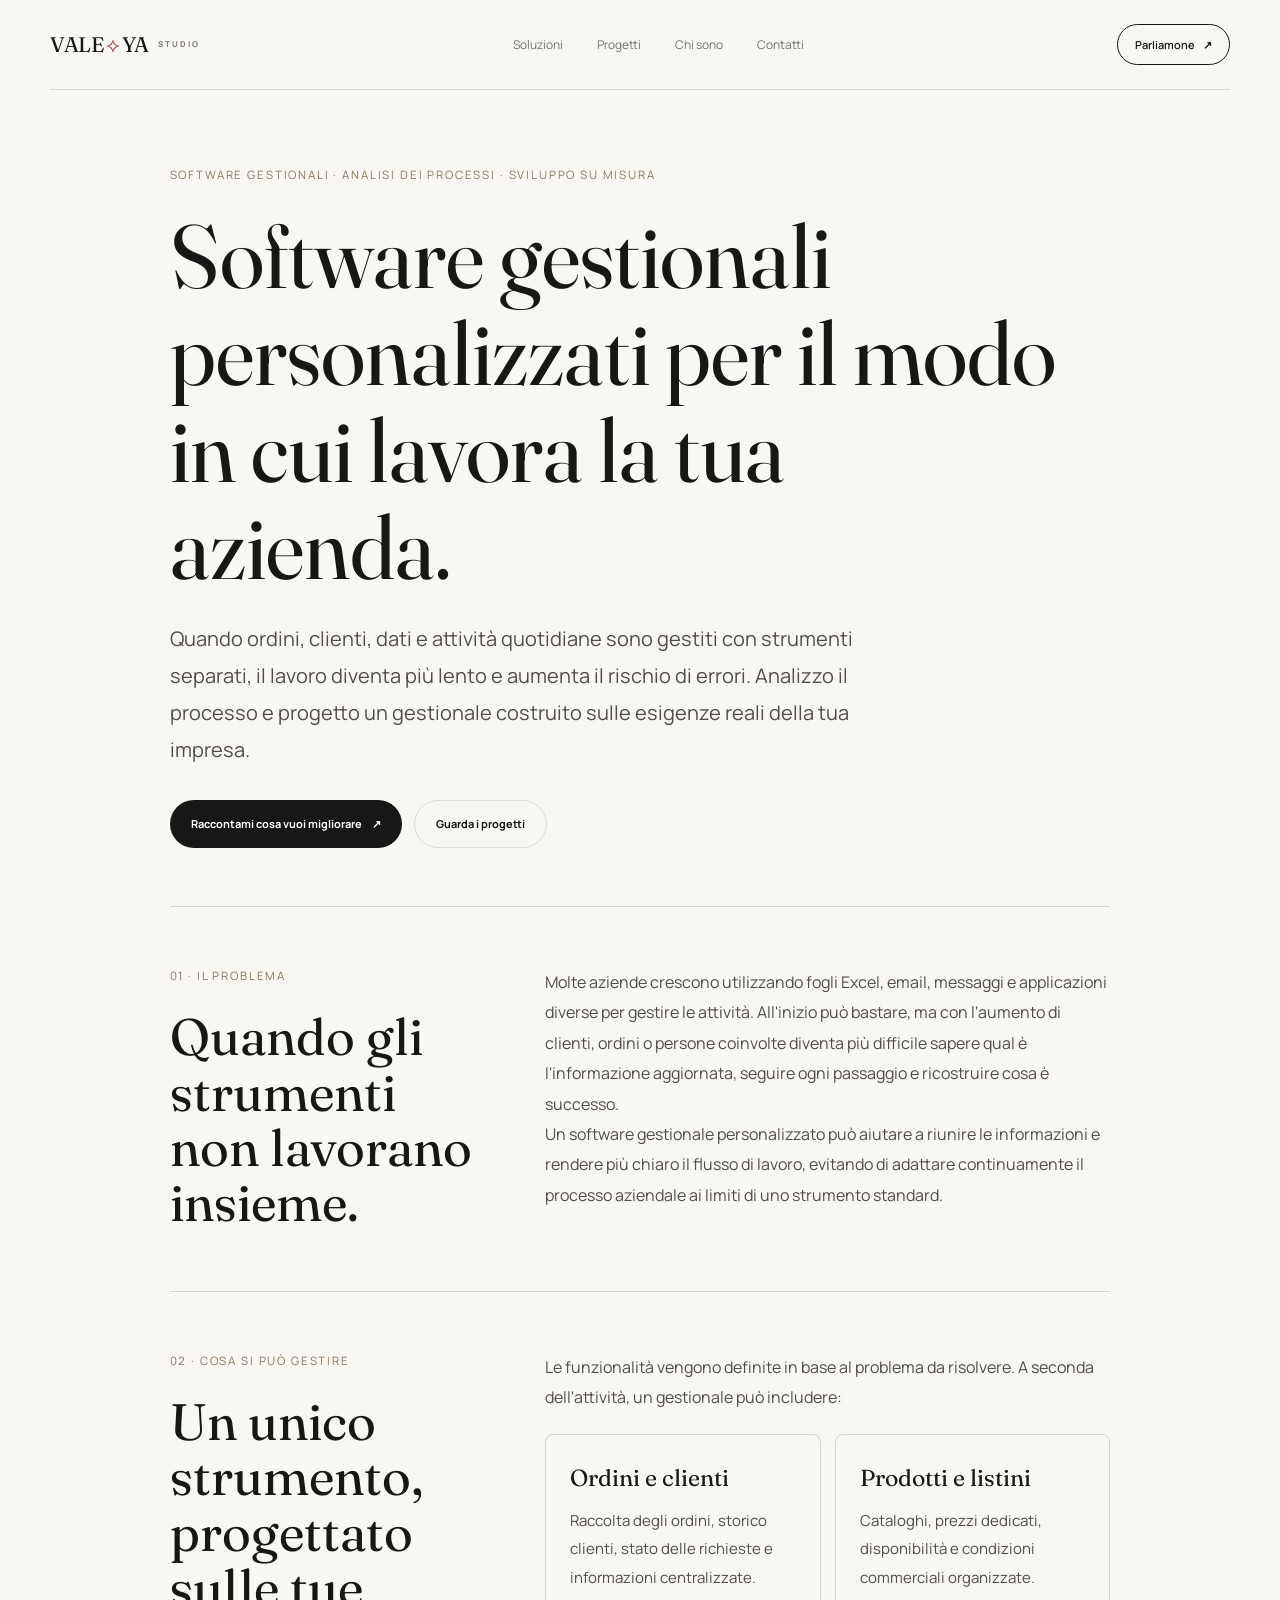
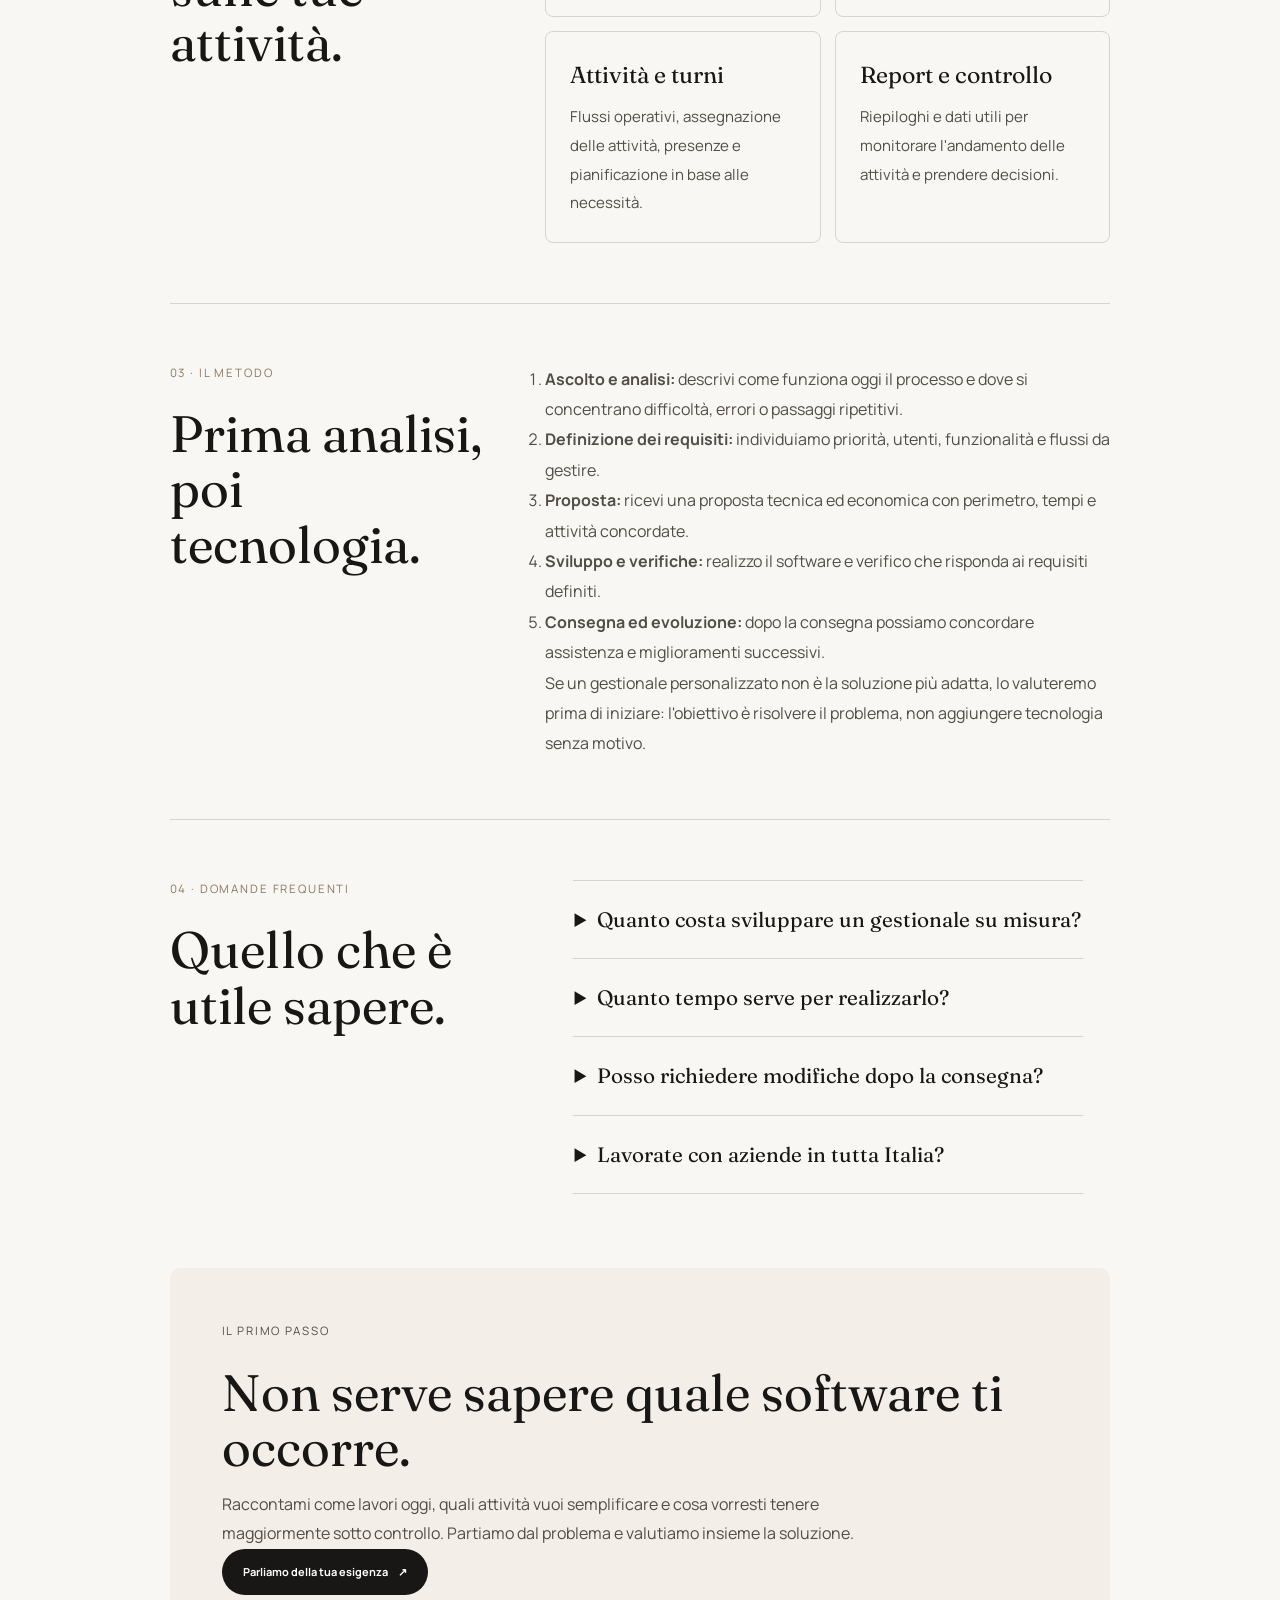
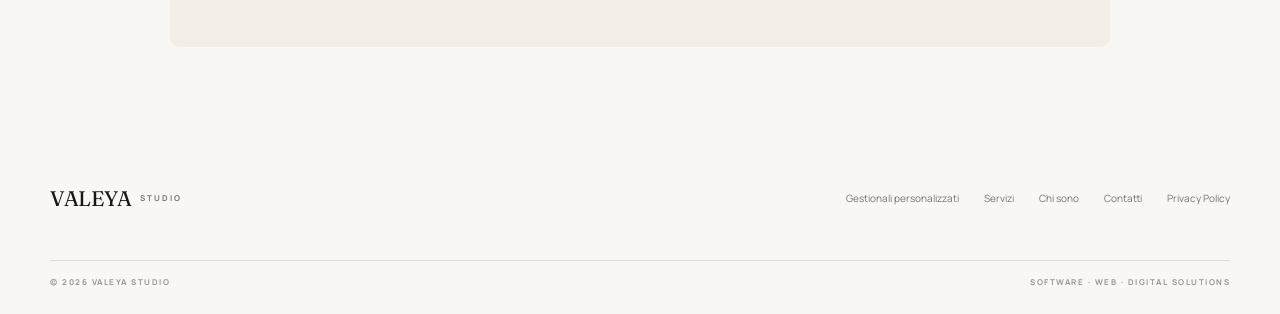
<file: software-gestionali-personalizzati.html>
<!DOCTYPE html>
<html lang="it">
<head>
  <meta charset="UTF-8">
  <meta name="viewport" content="width=device-width, initial-scale=1">
  <title>Software gestionali personalizzati per aziende e PMI | Valeya Studio</title>
  <meta name="description" content="Sviluppo di software gestionali personalizzati per aziende e PMI: ordini, clienti, processi e dati in un unico strumento progettato sulle tue esigenze.">
  <meta name="robots" content="index, follow">
  <link rel="canonical" href="https://valeyastudio.it/software-gestionali-personalizzati.html">
  <meta property="og:type" content="website">
  <meta property="og:locale" content="it_IT">
  <meta property="og:site_name" content="Valeya Studio">
  <meta property="og:title" content="Software gestionali personalizzati per aziende | Valeya Studio">
  <meta property="og:description" content="Analisi dei processi e sviluppo di gestionali su misura per organizzare il lavoro della tua azienda.">
  <meta property="og:url" content="https://valeyastudio.it/software-gestionali-personalizzati.html">
  <meta property="og:image" content="https://valeyastudio.it/hero.png">
  <meta name="twitter:card" content="summary_large_image">
  <meta name="twitter:title" content="Software gestionali personalizzati | Valeya Studio">
  <meta name="twitter:description" content="Partiamo dai processi della tua azienda e progettiamo il gestionale adatto al tuo modo di lavorare.">
  <meta name="twitter:image" content="https://valeyastudio.it/hero.png">
  <link rel="preconnect" href="https://fonts.googleapis.com">
  <link rel="preconnect" href="https://fonts.gstatic.com" crossorigin>
  <link href="https://fonts.googleapis.com/css2?family=Fraunces:opsz,wght@9..144,400;9..144,500;9..144,600&display=swap" rel="stylesheet">
  <link href="https://fonts.googleapis.com/css2?family=Manrope:wght@400;500;600;700&display=swap" rel="stylesheet">
  <link rel="stylesheet" href="/style.css">
  <style>
    .seo-page{max-width:1120px;margin:0 auto;padding:76px 7% 100px}
    .seo-eyebrow{font-size:.72rem;letter-spacing:.16em;text-transform:uppercase;color:#8b7760;margin-bottom:24px}
    .seo-page h1,.seo-page h2{font-family:Fraunces,Georgia,serif;font-weight:400;line-height:1.08}
    .seo-page h1{font-size:clamp(2.8rem,7vw,5.6rem);max-width:900px;margin:0 0 25px}
    .seo-page h1 em,.seo-page h2 em{font-weight:400}
    .seo-lead{max-width:760px;font-size:clamp(1.05rem,2vw,1.25rem);line-height:1.85;color:#514d47}
    .seo-cta{display:flex;gap:12px;flex-wrap:wrap;margin:32px 0 58px}
    .seo-rule{height:1px;background:rgba(80,70,60,.2);margin:48px 0}
    .seo-section{display:grid;grid-template-columns:minmax(210px,.8fr) minmax(0,1.4fr);gap:52px;padding:12px 0}
    .seo-section h2{font-size:clamp(2rem,4vw,3.2rem);margin:0}
    .seo-copy p,.seo-copy li{line-height:1.9;color:#514d47}
    .seo-copy ul{padding-left:1.2rem}
    .seo-cards{display:grid;grid-template-columns:repeat(2,minmax(0,1fr));gap:14px;margin-top:22px}
    .seo-card{padding:24px;border:1px solid rgba(80,70,60,.2);border-radius:8px}
    .seo-card h3{font-family:Fraunces,Georgia,serif;font-size:1.45rem;font-weight:400;margin:0 0 10px}
    .seo-card p{font-size:.94rem;margin:0}
    .seo-faq{max-width:900px;margin:0 auto}
    .seo-faq details{border-top:1px solid rgba(80,70,60,.2);padding:22px 2px}
    .seo-faq details:last-child{border-bottom:1px solid rgba(80,70,60,.2)}
    .seo-faq summary{font-family:Fraunces,Georgia,serif;font-size:1.3rem;cursor:pointer}
    .seo-faq p{line-height:1.85;color:#514d47;max-width:760px}
    .seo-bottom{margin-top:62px;padding:clamp(28px,5vw,52px);background:#f3eee7;border-radius:10px}
    .seo-bottom h2{font-size:clamp(2rem,4vw,3.2rem);margin:0 0 14px}
    .seo-bottom p{max-width:700px;line-height:1.85;color:#514d47}
    @media(max-width:680px){.seo-page{padding:48px 6% 64px}.seo-section{grid-template-columns:1fr;gap:18px}.seo-cards{grid-template-columns:1fr}}
  </style>
  <script type="application/ld+json">
  {
    "@context":"https://schema.org",
    "@type":"Service",
    "name":"Sviluppo software gestionali personalizzati",
    "serviceType":"Progettazione e sviluppo di software gestionali su misura",
    "description":"Analisi dei processi aziendali e sviluppo di gestionali personalizzati per organizzare ordini, clienti, dati e attività operative.",
    "provider":{"@type":"ProfessionalService","name":"Valeya Studio","url":"https://valeyastudio.it/","email":"hello@valeyastudio.it"},
    "areaServed":{"@type":"Country","name":"Italia"},
    "url":"https://valeyastudio.it/software-gestionali-personalizzati.html"
  }
  </script>
</head>
<body>
  <header class="navbar">
    <a href="/" class="logo">VALE<span>⟡</span>YA<small>STUDIO</small></a>
    <nav class="nav-links" aria-label="Navigazione principale">
      <a href="/#servizi">Soluzioni</a>
      <a href="/#progetti">Progetti</a>
      <a href="/chi-sono.html">Chi sono</a>
      <a href="/#contatti">Contatti</a>
    </nav>
    <a href="/#contatti" class="nav-button">Parliamone <span>↗</span></a>
  </header>
  <main class="seo-page">
    <p class="seo-eyebrow">Software gestionali · Analisi dei processi · Sviluppo su misura</p>
    <h1>Software gestionali personalizzati per il modo in cui lavora la tua azienda.</h1>
    <p class="seo-lead">Quando ordini, clienti, dati e attività quotidiane sono gestiti con strumenti separati, il lavoro diventa più lento e aumenta il rischio di errori. Analizzo il processo e progetto un gestionale costruito sulle esigenze reali della tua impresa.</p>
    <div class="seo-cta">
      <a class="button button-primary" href="/#contatti">Raccontami cosa vuoi migliorare <span>↗</span></a>
      <a class="button button-outline" href="/#progetti">Guarda i progetti</a>
    </div>

    <div class="seo-rule"></div>
    <section class="seo-section">
      <div><p class="seo-eyebrow">01 · Il problema</p><h2>Quando gli strumenti non lavorano insieme.</h2></div>
      <div class="seo-copy">
        <p>Molte aziende crescono utilizzando fogli Excel, email, messaggi e applicazioni diverse per gestire le attività. All'inizio può bastare, ma con l'aumento di clienti, ordini o persone coinvolte diventa più difficile sapere qual è l'informazione aggiornata, seguire ogni passaggio e ricostruire cosa è successo.</p>
        <p>Un software gestionale personalizzato può aiutare a riunire le informazioni e rendere più chiaro il flusso di lavoro, evitando di adattare continuamente il processo aziendale ai limiti di uno strumento standard.</p>
      </div>
    </section>
    <div class="seo-rule"></div>
    <section class="seo-section">
      <div><p class="seo-eyebrow">02 · Cosa si può gestire</p><h2>Un unico strumento, progettato sulle tue attività.</h2></div>
      <div class="seo-copy">
        <p>Le funzionalità vengono definite in base al problema da risolvere. A seconda dell'attività, un gestionale può includere:</p>
        <div class="seo-cards">
          <article class="seo-card"><h3>Ordini e clienti</h3><p>Raccolta degli ordini, storico clienti, stato delle richieste e informazioni centralizzate.</p></article>
          <article class="seo-card"><h3>Prodotti e listini</h3><p>Cataloghi, prezzi dedicati, disponibilità e condizioni commerciali organizzate.</p></article>
          <article class="seo-card"><h3>Attività e turni</h3><p>Flussi operativi, assegnazione delle attività, presenze e pianificazione in base alle necessità.</p></article>
          <article class="seo-card"><h3>Report e controllo</h3><p>Riepiloghi e dati utili per monitorare l'andamento delle attività e prendere decisioni.</p></article>
        </div>
      </div>
    </section>
    <div class="seo-rule"></div>
    <section class="seo-section">
      <div><p class="seo-eyebrow">03 · Il metodo</p><h2>Prima analisi, poi tecnologia.</h2></div>
      <div class="seo-copy">
        <ol>
          <li><strong>Ascolto e analisi:</strong> descrivi come funziona oggi il processo e dove si concentrano difficoltà, errori o passaggi ripetitivi.</li>
          <li><strong>Definizione dei requisiti:</strong> individuiamo priorità, utenti, funzionalità e flussi da gestire.</li>
          <li><strong>Proposta:</strong> ricevi una proposta tecnica ed economica con perimetro, tempi e attività concordate.</li>
          <li><strong>Sviluppo e verifiche:</strong> realizzo il software e verifico che risponda ai requisiti definiti.</li>
          <li><strong>Consegna ed evoluzione:</strong> dopo la consegna possiamo concordare assistenza e miglioramenti successivi.</li>
        </ol>
        <p>Se un gestionale personalizzato non è la soluzione più adatta, lo valuteremo prima di iniziare: l'obiettivo è risolvere il problema, non aggiungere tecnologia senza motivo.</p>
      </div>
    </section>
    <div class="seo-rule"></div>
    <section class="seo-section">
      <div><p class="seo-eyebrow">04 · Domande frequenti</p><h2>Quello che è utile sapere.</h2></div>
      <div class="seo-copy seo-faq">
        <details><summary>Quanto costa sviluppare un gestionale su misura?</summary><p>Non esiste un prezzo unico: dipende dal numero di funzionalità, dagli utenti, dalle integrazioni e dalla complessità dei processi. Dopo l'analisi preparo una proposta tecnica ed economica definita.</p></details>
        <details><summary>Quanto tempo serve per realizzarlo?</summary><p>Le tempistiche dipendono dal perimetro del progetto. Dopo aver chiarito requisiti e priorità posso stimare le fasi di progettazione, sviluppo, test e consegna.</p></details>
        <details><summary>Posso richiedere modifiche dopo la consegna?</summary><p>Sì. Possiamo concordare un servizio di assistenza e manutenzione e valutare separatamente nuove funzionalità o evoluzioni del gestionale.</p></details>
        <details><summary>Lavorate con aziende in tutta Italia?</summary><p>Sì. Analisi, confronto e gestione del progetto possono essere svolti da remoto con aziende su tutto il territorio nazionale.</p></details>
      </div>
    </section>
    <section class="seo-bottom">
      <p class="seo-eyebrow">Il primo passo</p>
      <h2>Non serve sapere quale software ti occorre.</h2>
      <p>Raccontami come lavori oggi, quali attività vuoi semplificare e cosa vorresti tenere maggiormente sotto controllo. Partiamo dal problema e valutiamo insieme la soluzione.</p>
      <a class="button button-primary" href="/#contatti">Parliamo della tua esigenza <span>↗</span></a>
    </section>
  </main>
  <footer>
    <div class="footer-top">
      <a href="/" class="logo">VALEYA<small>STUDIO</small></a>
      <div class="footer-links">
        <a href="/software-gestionali-personalizzati.html">Gestionali personalizzati</a>
        <a href="/#servizi">Servizi</a>
        <a href="/chi-sono.html">Chi sono</a>
        <a href="/#contatti">Contatti</a>
        <a href="/privacy.html">Privacy Policy</a>
      </div>
    </div>
    <div class="footer-bottom"><span>© 2026 VALEYA STUDIO</span><span>SOFTWARE · WEB · DIGITAL SOLUTIONS</span></div>
  </footer>
</body>
</html>
</file>
<file: style.css>
/* =========================================
   VALEYA STUDIO
   ========================================= */

* {
  box-sizing: border-box;
  margin: 0;
  padding: 0;
}

:root {
  --cream: #f8f7f3;
  --white: #ffffff;
  --black: #191715;
  --gray: #77736d;
  --line: #dedbd4;
  --soft: #eeece6;
  --accent: #9d4b50;

  --serif: "Fraunces", Georgia, serif;
  --sans: "Manrope", Arial, sans-serif;
}

html {
  scroll-behavior: smooth;
}

body {
  background: var(--cream);
  color: var(--black);
  font-family: var(--sans);
  line-height: 1.6;
}

a {
  color: inherit;
  text-decoration: none;
}

img {
  max-width: 100%;
  display: block;
}


/* =========================================
   NAVBAR
   ========================================= */

.navbar {
  width: min(1180px, calc(100% - 60px));
  margin: 0 auto;
  height: 90px;

  display: flex;
  align-items: center;
  justify-content: space-between;

  border-bottom: 1px solid var(--line);
}

.logo {
  display: flex;
  align-items: center;
  gap: 2px;

  font-family: var(--serif);
  font-size: 21px;
  letter-spacing: -0.5px;
}

.logo span {
  color: var(--accent);
}

.logo small {
  margin-left: 7px;

  font-family: var(--sans);
  font-size: 8px;
  font-weight: 700;
  letter-spacing: 2px;
  color: var(--gray);
}

.nav-links {
  display: flex;
  gap: 34px;
}

.nav-links a {
  font-size: 12px;
  color: var(--gray);
  transition: color 0.25s ease;
}

.nav-links a:hover {
  color: var(--black);
}

.nav-button {
  padding: 11px 17px;

  border: 1px solid var(--black);
  border-radius: 100px;

  font-size: 11px;
  font-weight: 600;

  transition: all 0.25s ease;
}

.nav-button span {
  margin-left: 6px;
}

.nav-button:hover {
  background: var(--black);
  color: white;
}


/* =========================================
   GENERAL
   ========================================= */

.section-label {
  display: flex;
  align-items: center;
  gap: 14px;

  font-size: 9px;
  font-weight: 700;
  letter-spacing: 2px;
  color: var(--gray);
}

.section-label span {
  color: var(--accent);
}


/* =========================================
   HERO
   ========================================= */

.hero {
  width: min(1180px, calc(100% - 60px));
  margin: 0 auto;

  padding: 125px 0 35px;
}

.hero-eyebrow {
  margin-bottom: 30px;

  font-size: 10px;
  font-weight: 700;
  letter-spacing: 2.5px;
  color: var(--accent);
}

.hero h1 {
  max-width: 900px;

  font-family: var(--serif);
  font-size: clamp(58px, 8vw, 112px);
  font-weight: 500;
  line-height: 0.93;
  letter-spacing: -5px;
}

.hero h1 em,
.services-heading em,
.studio-title em,
.contact h2 em {
  font-style: italic;
  font-weight: 400;
}

.hero-description {
  max-width: 470px;
  margin: 42px 0 30px;

  font-size: 15px;
  line-height: 1.8;
  color: var(--gray);
}

.hero-actions {
  display: flex;
  gap: 10px;
}

.button {
  display: inline-flex;
  align-items: center;
  gap: 10px;

  padding: 14px 21px;

  border-radius: 100px;

  font-size: 11px;
  font-weight: 700;

  transition: all 0.25s ease;
}

.button-primary {
  background: var(--black);
  color: white;
}

.button-primary:hover {
  background: var(--accent);
  transform: translateY(-2px);
}

.button-outline {
  border: 1px solid var(--line);
}

.button-outline:hover {
  border-color: var(--black);
  transform: translateY(-2px);
}


/* =========================================
   HERO IMAGE
   ========================================= */

.hero-image {
  width: 100%;
  height: 430px;

  margin-top: 75px;

  overflow: hidden;
  border-radius: 2px;

  background: var(--soft);
}

.hero-image img {
  width: 100%;
  height: 100%;

  object-fit: cover;

  transition: transform 0.7s ease;
}

.hero-image:hover img {
  transform: scale(1.025);
}

.hero-line {
  height: 1px;
  margin-top: 30px;

  background: var(--line);
}

.hero-bottom {
  display: flex;
  justify-content: space-between;

  padding-top: 18px;

  font-size: 8px;
  font-weight: 700;
  letter-spacing: 2px;
  color: #96918a;
}


/* =========================================
   FEATURED PROJECT
   ========================================= */

.featured {
  padding: 105px max(30px, calc((100vw - 1180px) / 2));

  background: var(--white);
}

.featured-content {
  display: grid;
  grid-template-columns: 0.75fr 1.25fr;
  gap: 90px;
  align-items: center;

  margin-top: 60px;
}

.small-label {
  margin-bottom: 18px;

  font-size: 9px;
  font-weight: 700;
  letter-spacing: 2px;
  color: var(--accent);
}

.featured h2 {
  margin-bottom: 20px;

  font-family: var(--serif);
  font-size: clamp(55px, 7vw, 90px);
  font-weight: 500;
  line-height: 1;
  letter-spacing: -4px;
}

.featured h2 span {
  font-style: italic;
  font-weight: 400;
}

.featured-text > p:not(.small-label) {
  max-width: 390px;

  font-size: 14px;
  line-height: 1.8;
  color: var(--gray);
}

.text-link {
  display: inline-flex;
  gap: 10px;

  margin-top: 18px;

  font-size: 11px;
  font-weight: 700;

  border-bottom: 1px solid var(--black);
  padding-bottom: 4px;

  transition: gap 0.25s ease;
}

.text-link:hover {
  gap: 15px;
}


/* =========================================
   PROJECT IMAGE
   ========================================= */

.project-image {
  position: relative;

  display: block;

  height: 500px;

  overflow: hidden;

  background: var(--soft);
}

.project-image img {
  width: 100%;
  height: 100%;

  object-fit: cover;

  transition:
    transform 0.7s ease,
    filter 0.5s ease;
}

.project-image:hover img {
  transform: scale(1.04);
  filter: brightness(0.75);
}

.image-overlay {
  position: absolute;

  left: 25px;
  bottom: 25px;

  padding: 12px 17px;

  background: rgba(255, 255, 255, 0.94);

  font-size: 9px;
  font-weight: 700;
  letter-spacing: 1px;

  opacity: 0;

  transform: translateY(10px);

  transition: all 0.3s ease;
}

.project-image:hover .image-overlay {
  opacity: 1;
  transform: translateY(0);
}

.image-overlay span {
  margin-left: 8px;
}


/* =========================================
   SERVICES
   ========================================= */

.services {
  width: min(1180px, calc(100% - 60px));
  margin: 0 auto;

  padding: 110px 0;
}

.services-heading {
  display: flex;
  justify-content: space-between;
  align-items: end;

  margin: 55px 0;
}

.services-heading h2 {
  font-family: var(--serif);
  font-size: clamp(48px, 6vw, 78px);
  font-weight: 500;
  line-height: 0.95;
  letter-spacing: -3px;
}

.services-heading p {
  max-width: 320px;

  font-size: 13px;
  color: var(--gray);
}

.services-grid {
  display: grid;
  grid-template-columns: repeat(4, 1fr);

  border-top: 1px solid var(--line);
  border-left: 1px solid var(--line);
}

.service-card {
  min-height: 330px;

  padding: 27px;

  border-right: 1px solid var(--line);
  border-bottom: 1px solid var(--line);

  transition:
    background 0.3s ease,
    transform 0.3s ease;
}

.service-card:hover {
  background: var(--white);
  transform: translateY(-4px);
}

.service-number {
  font-size: 9px;
  color: var(--accent);
}

.service-icon {
  margin: 60px 0 25px;

  font-size: 25px;
  font-family: var(--serif);
}

.service-card h3 {
  margin-bottom: 12px;

  font-family: var(--serif);
  font-size: 23px;
  font-weight: 500;
}

.service-card p {
  font-size: 12px;
  line-height: 1.7;
  color: var(--gray);
}


/* =========================================
   STUDIO
   ========================================= */

.studio {
  padding: 110px max(30px, calc((100vw - 1180px) / 2));

  background: var(--black);
  color: white;
}

.studio .section-label {
  color: #aaa69e;
}

.studio-content {
  display: grid;
  grid-template-columns: 1fr 1fr;
  gap: 100px;

  margin-top: 75px;
}

.studio-title h2 {
  font-family: var(--serif);
  font-size: clamp(50px, 6vw, 82px);
  font-weight: 400;
  line-height: 0.95;
  letter-spacing: -3px;
}

.studio-text {
  max-width: 450px;

  padding-top: 10px;
}

.studio-text p {
  margin-bottom: 25px;

  font-size: 14px;
  line-height: 1.9;
  color: #aaa69e;
}


/* =========================================
   STUDIO IMAGE
   ========================================= */

.studio-image {
  width: 100%;
  height: 430px;

  margin-top: 80px;

  overflow: hidden;
}

.studio-image img {
  width: 100%;
  height: 100%;

  object-fit: cover;

  filter: grayscale(100%);

  opacity: 0.82;

  transition:
    transform 0.7s ease,
    opacity 0.4s ease;
}

.studio-image:hover img {
  transform: scale(1.025);
  opacity: 1;
}

.studio-statement {
  display: flex;
  justify-content: space-between;

  margin-top: 45px;
  padding-top: 18px;

  border-top: 1px solid #3a3834;

  font-size: 9px;
  font-weight: 700;
  letter-spacing: 2px;
  color: #77736d;
}


/* =========================================
   CONTACT
   ========================================= */

.contact {
  padding: 120px max(30px, calc((100vw - 1180px) / 2));

  background: var(--white);
}

.contact-content {
  max-width: 850px;

  margin: 70px auto 0;

  text-align: center;
}

.contact h2 {
  font-family: var(--serif);
  font-size: clamp(55px, 8vw, 105px);
  font-weight: 500;
  line-height: 0.95;
  letter-spacing: -5px;
}

.contact-content > p {
  max-width: 430px;
  margin: 35px auto;

  font-size: 14px;
  line-height: 1.8;
  color: var(--gray);
}

.contact-email {
  display: inline-flex;
  gap: 12px;

  font-size: 15px;
  font-weight: 600;

  border-bottom: 1px solid var(--black);
  padding-bottom: 5px;

  transition:
    color 0.25s ease,
    gap 0.25s ease;
}

.contact-email:hover {
  color: var(--accent);
  gap: 17px;
}


/* =========================================
   FOOTER
   ========================================= */

footer {
  width: min(1180px, calc(100% - 60px));
  margin: 0 auto;

  padding: 35px 0 25px;
}

.footer-top {
  display: flex;
  justify-content: space-between;
  align-items: center;
}

.footer-links {
  display: flex;
  gap: 25px;
}

.footer-links a {
  font-size: 10px;
  color: var(--gray);

  transition: color 0.25s ease;
}

.footer-links a:hover {
  color: var(--black);
}

.footer-bottom {
  display: flex;
  justify-content: space-between;

  margin-top: 45px;
  padding-top: 15px;

  border-top: 1px solid var(--line);

  font-size: 8px;
  font-weight: 700;
  letter-spacing: 1.5px;
  color: #99958e;
}


/* =========================================
   TABLET
   ========================================= */

@media (max-width: 900px) {

  .featured-content {
    gap: 45px;
  }

  .services-grid {
    grid-template-columns: repeat(2, 1fr);
  }

  .studio-content {
    gap: 50px;
  }

}


/* =========================================
   MOBILE
   ========================================= */

@media (max-width: 800px) {

  .navbar {
    width: calc(100% - 35px);
    height: 75px;
  }

  .nav-links {
    display: none;
  }

  .nav-button {
    padding: 9px 13px;
  }

  .hero,
  .services {
    width: calc(100% - 35px);
  }

  .hero {
    padding-top: 80px;
  }

  .hero h1 {
    font-size: clamp(52px, 15vw, 75px);
    letter-spacing: -3px;
  }

  .hero-description {
    font-size: 13px;
  }

  .hero-actions {
    flex-wrap: wrap;
  }

  .hero-image {
    height: 300px;
    margin-top: 55px;
  }

  .hero-line {
    margin-top: 25px;
  }

  .hero-bottom span:nth-child(2) {
    display: none;
  }


  /* FEATURED */

  .featured {
    padding: 80px 17px;
  }

  .featured-content {
    grid-template-columns: 1fr;
    gap: 55px;
  }

  .featured h2 {
    font-size: 65px;
  }

  .project-image {
    height: 350px;
  }


  /* SERVICES */

  .services {
    padding: 80px 0;
  }

  .services-heading {
    display: block;

    margin: 45px 0;
  }

  .services-heading p {
    margin-top: 25px;
  }

  .service-card {
    min-height: 280px;
    padding: 20px;
  }

  .service-icon {
    margin-top: 45px;
  }


  /* STUDIO */

  .studio {
    padding: 80px 17px;
  }

  .studio-content {
    grid-template-columns: 1fr;

    gap: 40px;

    margin-top: 55px;
  }

  .studio-image {
    height: 300px;
    margin-top: 55px;
  }

  .studio-statement {
    margin-top: 35px;
  }


  /* CONTACT */

  .contact {
    padding: 90px 17px;
  }

  .contact h2 {
    font-size: clamp(52px, 15vw, 80px);
    letter-spacing: -3px;
  }


  /* FOOTER */

  footer {
    width: calc(100% - 35px);
  }

  .footer-top,
  .footer-bottom {
    display: block;
  }

  .footer-links {
    margin-top: 25px;
  }

  .footer-bottom span {
    display: block;
    margin-top: 8px;
  }

}


/* =========================================
   SMALL MOBILE
   ========================================= */

@media (max-width: 480px) {

  .logo {
    font-size: 18px;
  }

  .logo small {
    font-size: 7px;
  }

  .nav-button {
    font-size: 9px;
  }

  .hero {
    padding-top: 65px;
  }

  .hero h1 {
    font-size: 52px;
  }

  .hero-image {
    height: 240px;
  }

  .hero-bottom {
    font-size: 7px;
  }

  .services-grid {
    grid-template-columns: 1fr;
  }

  .service-card {
    min-height: 250px;
  }

  .service-icon {
    margin-top: 35px;
  }

  .studio-statement {
    display: block;
  }

  .studio-statement span {
    display: block;
    margin-bottom: 8px;
  }

  .project-image {
    height: 280px;
  }

}


/* CONTACT FORM MODAL */
.contact-content button.button {
  border: 0;
  cursor: pointer;
  font: inherit;
}
.contact-modal {
  position: fixed;
  inset: 0;
  z-index: 1000;
  display: none;
  align-items: center;
  justify-content: center;
  padding: 22px;
}
.contact-modal.is-open { display: flex; }
.contact-modal-backdrop {
  position: absolute;
  inset: 0;
  background: rgba(20, 19, 17, 0.68);
  backdrop-filter: blur(4px);
}
.contact-modal-panel {
  position: relative;
  z-index: 1;
  width: min(100%, 560px);
  max-height: min(90vh, 850px);
  overflow-y: auto;
  padding: clamp(24px, 5vw, 42px);
  background: var(--white);
  color: var(--black);
  text-align: left;
  box-shadow: 0 24px 80px rgba(0,0,0,.2);
}
.contact-modal-close {
  position: absolute;
  top: 12px;
  right: 17px;
  border: 0;
  background: transparent;
  font-size: 30px;
  cursor: pointer;
  color: var(--black);
}
.contact-modal-panel h2 {
  margin: 0;
  font-family: var(--serif);
  font-size: clamp(36px, 6vw, 54px);
  font-weight: 500;
  line-height: 1.05;
  letter-spacing: -1.5px;
}
.contact-modal-intro {
  margin: 14px 0 25px;
  color: var(--gray);
  font-size: 13px;
  line-height: 1.7;
}
#contactForm { display: grid; gap: 9px; }
#contactForm > label:not(.privacy-consent) {
  margin-top: 8px;
  font-size: 11px;
  font-weight: 700;
}
#contactForm label span { color: var(--gray); font-weight: 400; }
#contactForm input:not([type="checkbox"]),
#contactForm select,
#contactForm textarea {
  width: 100%;
  min-height: 44px;
  padding: 12px 13px;
  border: 1px solid var(--line);
  border-radius: 0;
  background: #fff;
  color: var(--black);
  font: inherit;
  font-size: 13px;
}
#contactForm textarea { resize: vertical; }
#contactForm input:focus,
#contactForm select:focus,
#contactForm textarea:focus {
  outline: 2px solid var(--accent);
  outline-offset: 1px;
}
.privacy-consent {
  display: flex;
  align-items: flex-start;
  gap: 10px;
  margin-top: 13px;
  font-size: 11px;
  line-height: 1.6;
}
.privacy-consent input { margin-top: 3px; accent-color: var(--black); }
.privacy-note, .contact-form-note {
  color: var(--gray);
  font-size: 10px;
  line-height: 1.6;
}
.contact-submit {
  width: 100%;
  justify-content: center;
  margin-top: 8px;
  border: 0;
  cursor: pointer;
}
body.modal-open { overflow: hidden; }
@media (max-width: 520px) {
  .contact-modal { padding: 10px; }
  .contact-modal-panel { max-height: 94vh; padding: 25px 20px; }
}


.contact-submit:disabled { opacity: .65; cursor: wait; }
#contactFormStatus.is-error { color: #a12626; font-size: 12px; }
.contact-success h3 {
  margin: 0 0 16px;
  font-family: var(--serif);
  font-size: clamp(30px, 5vw, 42px);
  font-weight: 500;
  line-height: 1.15;
}
.contact-success p:not(.small-label) {
  color: var(--gray);
  font-size: 13px;
  line-height: 1.8;
}
.contact-success .button { margin-top: 18px; }


/* POSITIONING UPDATE · SOFTWARE & BUSINESS */
.featured-content-stack {
  display: block;
  margin-top: 58px;
}
.featured-main {
  display: grid;
  grid-template-columns: 1.1fr .9fr;
  gap: clamp(35px, 7vw, 100px);
  align-items: center;
  padding: clamp(28px, 5vw, 64px);
  background: var(--cream);
}
.featured-main .featured-text h2 {
  margin-bottom: 22px;
  font-size: clamp(58px, 7vw, 88px);
}
.featured-main .featured-text > p:not(.small-label) {
  max-width: 610px;
  font-size: 15px;
  line-height: 1.85;
  color: var(--gray);
}
.featured-main .project-audience {
  margin-top: 18px;
  padding-left: 16px;
  border-left: 2px solid var(--accent);
  font-size: 13px !important;
}
.project-note {
  padding: 30px;
  border: 1px solid var(--line);
  background: rgba(255,255,255,.65);
}
.project-note-label, .project-status {
  display: block;
  font-size: 9px;
  font-weight: 700;
  letter-spacing: 1.7px;
  color: var(--accent);
}
.project-note p {
  margin: 18px 0 28px;
  font-family: var(--serif);
  font-size: clamp(23px, 3vw, 32px);
  line-height: 1.35;
}
.project-status {
  color: var(--gray);
}
.featured-secondary {
  display: grid;
  grid-template-columns: .75fr 1.25fr;
  gap: 70px;
  align-items: center;
  margin-top: 90px;
}
.featured-secondary h3 {
  margin: 0 0 18px;
  font-family: var(--serif);
  font-size: clamp(42px, 5vw, 62px);
  font-weight: 500;
  line-height: 1;
}
.featured-secondary h3 span {
  font-style: italic;
  font-weight: 400;
}
.featured-secondary > div > p:not(.small-label) {
  color: var(--gray);
  font-size: 14px;
  line-height: 1.85;
}
@media (max-width: 800px) {
  .featured-main, .featured-secondary {
    grid-template-columns: 1fr;
    gap: 28px;
  }
  .featured-main { padding: 28px 22px; }
  .featured-secondary { margin-top: 65px; }
  .project-note { padding: 23px; }
}


/* POSITIONING · WHEN CUSTOM SOFTWARE MAKES SENSE */
.fit-section {
  padding: 110px max(30px, calc((100vw - 1180px) / 2));
  background: var(--soft);
}
.fit-heading {
  display: flex;
  justify-content: space-between;
  align-items: end;
  gap: 45px;
  margin: 55px 0 48px;
}
.fit-heading h2 {
  font-family: var(--serif);
  font-size: clamp(46px, 6vw, 76px);
  font-weight: 500;
  line-height: .98;
  letter-spacing: -3px;
}
.fit-heading h2 em {
  font-weight: 400;
}
.fit-heading > p {
  max-width: 350px;
  color: var(--gray);
  font-size: 13px;
  line-height: 1.8;
}
.fit-grid {
  display: grid;
  grid-template-columns: repeat(3, minmax(0, 1fr));
  border-top: 1px solid var(--line);
  border-left: 1px solid var(--line);
}
.fit-card {
  min-height: 280px;
  padding: 30px;
  background: rgba(255,255,255,.48);
  border-right: 1px solid var(--line);
  border-bottom: 1px solid var(--line);
}
.fit-card-highlight {
  background: var(--black);
  color: white;
}
.fit-kicker {
  display: block;
  min-height: 30px;
  color: var(--accent);
  font-size: 9px;
  font-weight: 700;
  letter-spacing: 1.5px;
}
.fit-card-highlight .fit-kicker {
  color: #d9a4a1;
}
.fit-card h3 {
  margin: 27px 0 14px;
  font-family: var(--serif);
  font-size: clamp(25px, 2.6vw, 34px);
  font-weight: 500;
  line-height: 1.12;
}
.fit-card p {
  color: var(--gray);
  font-size: 12px;
  line-height: 1.85;
}
.fit-card-highlight p {
  color: #c5c0b8;
}
.fit-bottom {
  display: flex;
  justify-content: space-between;
  align-items: center;
  gap: 35px;
  margin-top: 36px;
}
.fit-bottom > div {
  max-width: 610px;
}
.fit-bottom-label {
  margin-bottom: 8px;
  color: var(--accent);
  font-size: 9px;
  font-weight: 700;
  letter-spacing: 1.7px;
}
.fit-bottom > div > p:last-child {
  color: var(--gray);
  font-size: 13px;
  line-height: 1.8;
}
@media (max-width: 800px) {
  .fit-heading {
    display: block;
    margin: 38px 0 30px;
  }
  .fit-heading > p {
    margin-top: 22px;
  }
  .fit-grid {
    grid-template-columns: 1fr;
  }
  .fit-card {
    min-height: auto;
    padding: 25px;
  }
  .fit-card h3 {
    margin-top: 17px;
  }
  .fit-bottom {
    align-items: flex-start;
    flex-direction: column;
  }
  .fit-bottom .button {
    width: 100%;
    justify-content: center;
  }
}

/* APPROCCIO VALEYA · ANALISI, PROGETTAZIONE, SVILUPPO */
.fit-heading h2 {
  max-width: 760px;
}
.fit-card {
  display: flex;
  flex-direction: column;
}
.fit-card p {
  font-size: 13px;
}
.fit-card-highlight h3 {
  color: white;
}
@media (max-width: 800px) {
  .fit-heading h2 {
    font-size: clamp(39px, 11vw, 62px);
    letter-spacing: -2px;
  }
}
</file>
